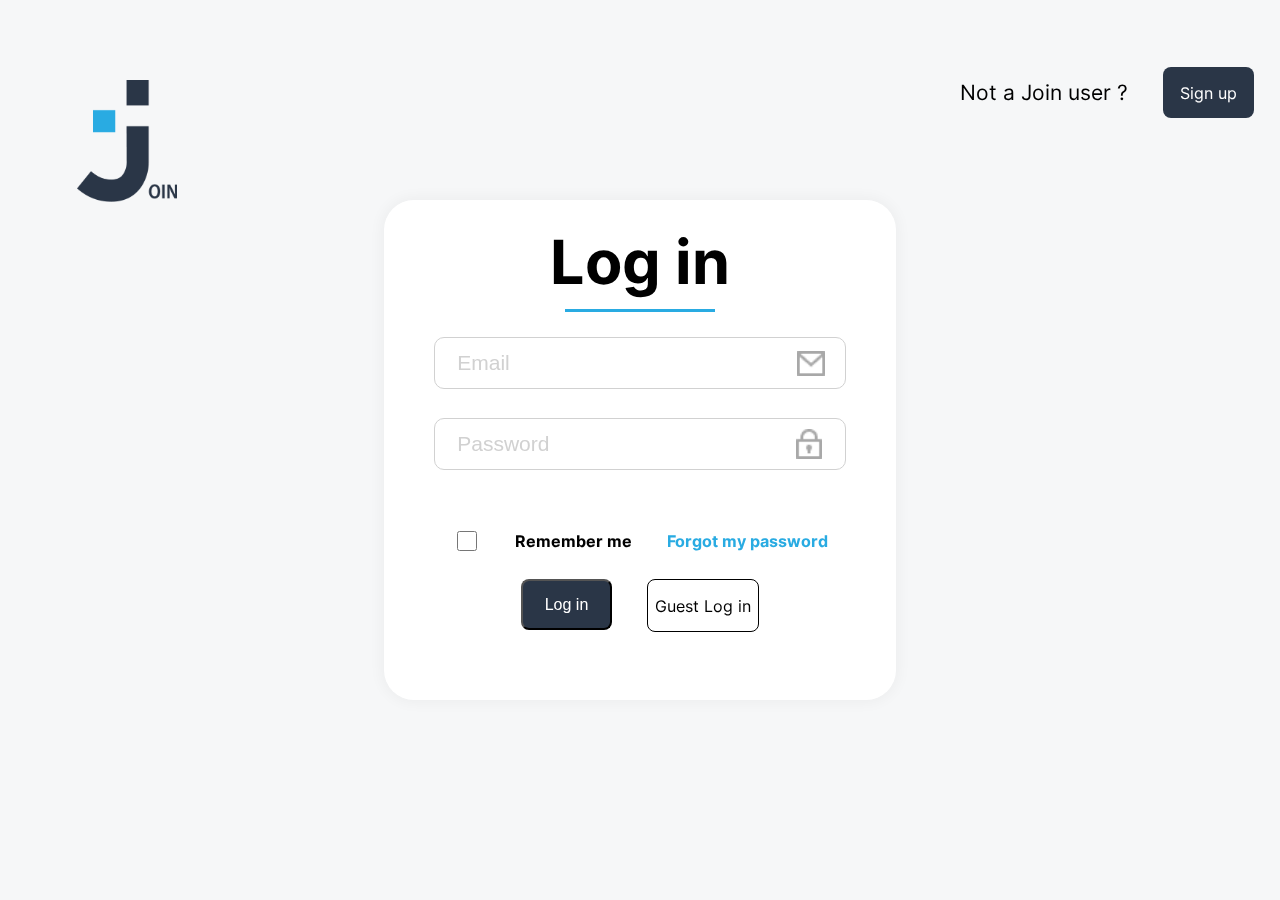
<file: index.html>
<!DOCTYPE html>
<html lang="en">

<head>
    <meta charset="UTF-8">
    <meta name="viewport" content="width=device-width, initial-scale=1.0">
    <link rel="stylesheet" href="css/index.css">
    <link rel="stylesheet" href="css/fonts.css">
    <script src="js/signupandlogin.js"></script>
    <link rel="icon" type="image/x-icon" href="assets/img/logo_dark.png">
    <title>Join</title>
</head>

<body onload="init()">
    <!-- LOGO ANIMATION-->
    <div class="startcontainer">
        <img class="logowhite" src="assets/img/logo_white.png">
    </div>
    <img class="joinlogo" src="assets/img/logo_dark.png">
    <!-- SIGN UP BUTTON -->
    <div class="signuptop">
        <span id="signuptop">Not a Join user ?</span>
        <a class="signupbutton" target="_blank" href="signup.html">Sign up</a>
    </div>
    <!-- LOGIN CONTAINER -->
    <div class="maincontainer">
        <form onsubmit="login(event); return false" class="login">
            <!-- LOGIN CONTAINER HEADER -->
            <div class="heading">
                <span>Log in</span>
                <div class="blueline"></div>
            </div>
            <!-- EMAIL -->
            <div class="email">
                <input id="inputmail" type="email" required placeholder="Email">
                <img class="imgmail" src="assets/img/mail_img.png">
            </div>
            <!-- PASSWORD -->
            <div class="email">
                <input id="inputpassword" type="password" required placeholder="Password">
                <img class="imglock" src="assets/img/lock.png">
            </div>
            <div id="wrongpassword"></div>
            <!-- REMEMBER ME + FORGOT PASSWORD -->
            <div class="rememberme">
                <input onclick="rememberUser()" type="checkbox" id="checkbox" value="checked">
                <span id="rememberme">Remember me</span>
                <span id="forgotpw">
                    <a href="forgotpassword.html" target="_self">Forgot my password</a>
                </span>
            </div>
            <!-- LOG IN BUTTONS -->
            <div class="bottombuttons">
                <button type="submit" class="loginbutton">Log in</button>
                <a onclick="loginGuest()" class="guestbutton" target="_blank">Guest Log in</a>
            </div>
        </form>
    </div>
</body>

</html>
</file>
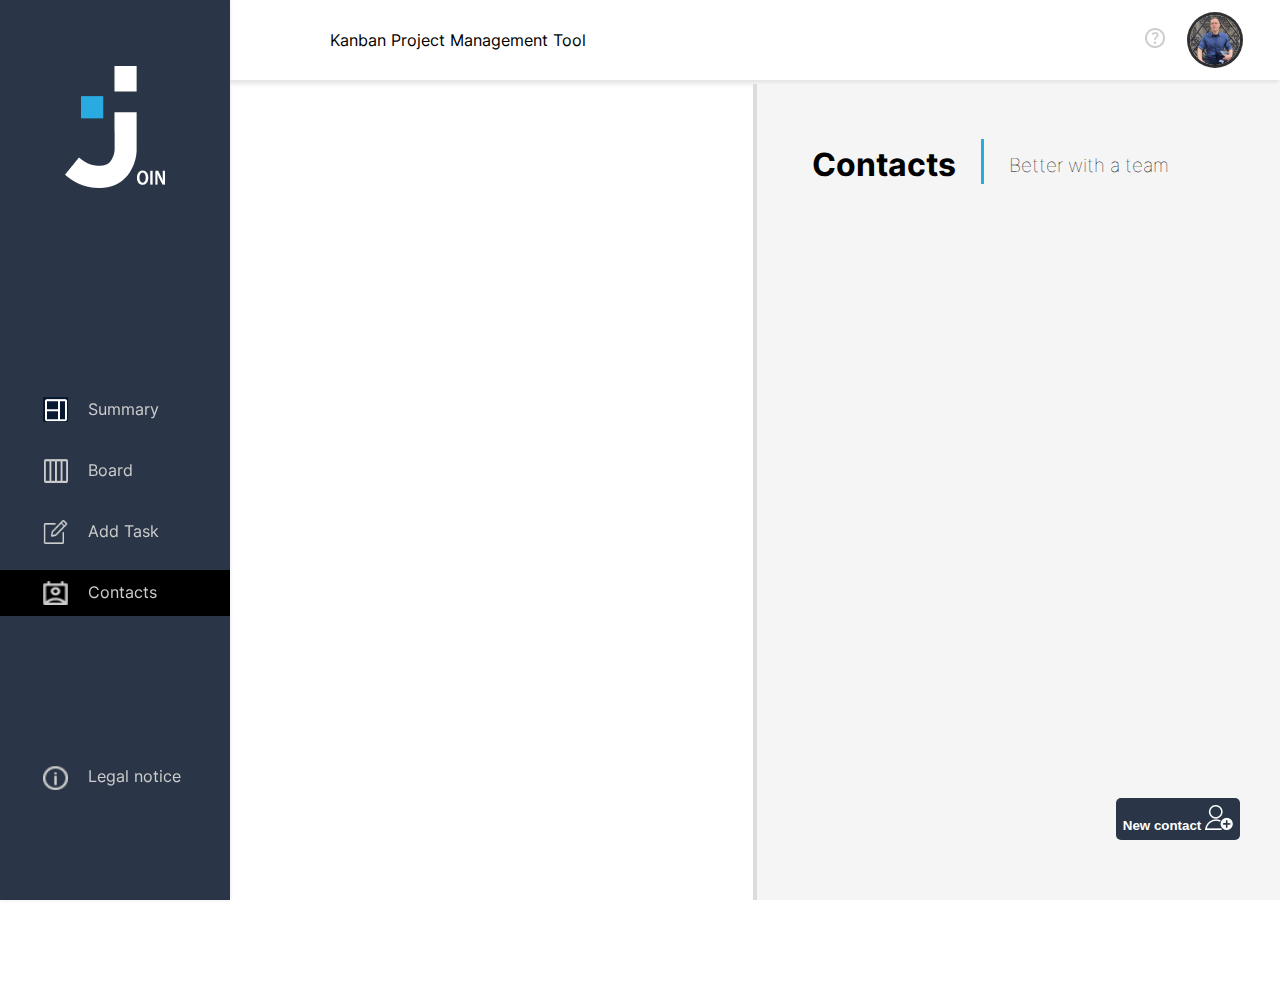
<file: contacts.html>
<!DOCTYPE html>
<html lang="en">

<head>
    <meta charset="UTF-8">
    <meta name="viewport" content="width=device-width, initial-scale=1.0">
    <script src="js/contacts.js"></script>
    <link rel="stylesheet" href="css/contacts.css">
    <link rel="stylesheet" href="css/fonts.css">
    <link rel="stylesheet" href="css/menu.css">
    <link rel="icon" type="image/x-icon" href="assets/img/logo_dark.png">
    <title>Contacts</title>

</head>

<body onload="initContacts()">

    <nav id="menu" class="nav hide-overlay-menu">
        <div id="burger-menu">
            <img class="crosswhite" onclick="hideMenu()" id="hideMenu" src="assets/img/cross_white.png"
                alt="menu-icon" />
        </div>
        <a class="nav--a a__active logoutbutton" href="index.html"><span class="loginbuttonmenu">Logout</span></a>
        <div class="legalnoticemenu"><a class="nav--a" href="legal_notice.html"><img class="legalnoticeimgmenu"
                    src="assets/img/legal_notice.png" class="side-bar-image">Legal Notice</a></div>

    </nav>

    <div class="maincontainer">
        <script src="js/include_html.js"></script>
        <div w3-include-html="assets/templates/header_template.html"></div>
        <div class="middlecontainer">
            <div class="listofcontacts" id="contactList"> </div>
            <div id="contactInfo">
                <div class="contacts-header-right">
                    <h1>Contacts</h1>
                    <div class="blueline"></div>
                    <h3 class="text-better-with-a-team">Better with a team</h3>
                    <img class="" id="closebigcontact" onclick="closeBigContact()" src="assets/img/close.png">
                </div>
                <div id="showContact" class="showcontact">

                </div>

            </div>


            <button onclick="openAddContact()" class="btn-contact"><b>New contact</b> <img src="assets/img/contact+.png"
                    class="btn-contact-icon"> </button>
        </div>

        <div class="dialog-add-contact"></div>
        <!-- ADD CONTACT -->
        <div class="modal d-none" id="modalOne>
            <div id=" newcontact" class="modal-dialog ">
            <div class="left-side-modal"><img src="assets/img/join_logo.png" class="contacts-join-logo">
                <h1 class="modal-headline">Add contact</h1>
                <img id="closeaddcontactimg" src="assets/img/cancel_white.png" alt="cancel" onclick="closeAddContact()"
                    class="close-contact-creation">
                <p id="text-better-with-a-team" class="modal-text">Tasks are better with a team!</p>
                <div class="blueline-vertical"></div>
            </div>

            <div class="right-side-modal">
                <img class="closeimgpopup3" onclick="closeAddContact()" src="assets/img/close.png">
                <div class="img-info">
                    <img class="img-add-contact" src="assets/img/pfp.png">
                    <form id="contactForm" class="input-fields" onsubmit="event.preventDefault(); addContact();">
                        <input id="contactName" type="text" required minlength="3" class="input-field"
                            placeholder="Name">
                        <input id="contactMail" type="email" required class="input-field-mail" placeholder="Email">
                        <input id="contactPhone" type="number" required minlength="10" class="input-field-phone"
                            placeholder="Phone">
                        <div class="bottom-buttons">
                            <button type="button" onclick="closeAddContact()" class="cancel-btn">Cancel</button>
                            <button type="submit" id="createContactButton" class="create-btn">Create
                                contact</button>
                        </div>
                        <span id="addedToBoard" class="addedTaskToBoard_content">Contact Added <img class="board"
                                src="assets/img/board_img.png" alt="board"></span>
                    </form>

                </div>

            </div>
        </div>
    </div>
    </div>
    <!-- EDIT CONTACT -->
    <div class="modal d-none" id="modalOneEdit">
        <div id="newcontact" class="modal-dialog ">
            <div class="left-side-modal"><img src="assets/img/join_logo.png" class="contacts-join-logo">
                <h1 class="modal-headline">Edit contact</h1>

                <div class="blueline-vertical"></div>
            </div>

            <div class="right-side-modal">
                <div class="img-info">
                    <div class="imgcontacteditcontainer">
                        <div id="imgAddContactEdit" class="img-add-contactedit " style="background-color: red;">
                            <span id="firstLetter">A</span>
                            <span id="secondLetter">B</span>
                        </div>
                    </div>
                    <div class="input-fields">
                        <input id="contactNameEdit" class="input-field" placeholder="Name">
                        <input id="contactMailEdit" class="input-field-mail" placeholder="Email">
                        <input id="contactPhoneEdit" class="input-field-phone" placeholder="Phone">
                        <div id="editButtons" class="bottom-buttons">
                            <!-- <button onclick="closeEditContact()" class="cancel-btn">Delete</button> -->
                            <!-- <button onclick="saveContact()" class="create-btn">Save</button> -->
                            <span class="addedTaskToBoard_content">Contact Added <img class="board"
                                    src="assets/img/board_img.png" alt="board"></span>

                        </div>
                    </div>

                </div>
            </div>
        </div>
    </div>
    </div>


</body>

<div w3-include-html="assets/templates/sideBar_template.html"></div>


<script src="js/include_html.js"></script>
<script src="js/signupandlogin.js"></script>
<script src="js/script.js"></script>
<script src="js/contacts.js"></script>
<script src="js/contacts_template.js"></script>


</html>
</file>
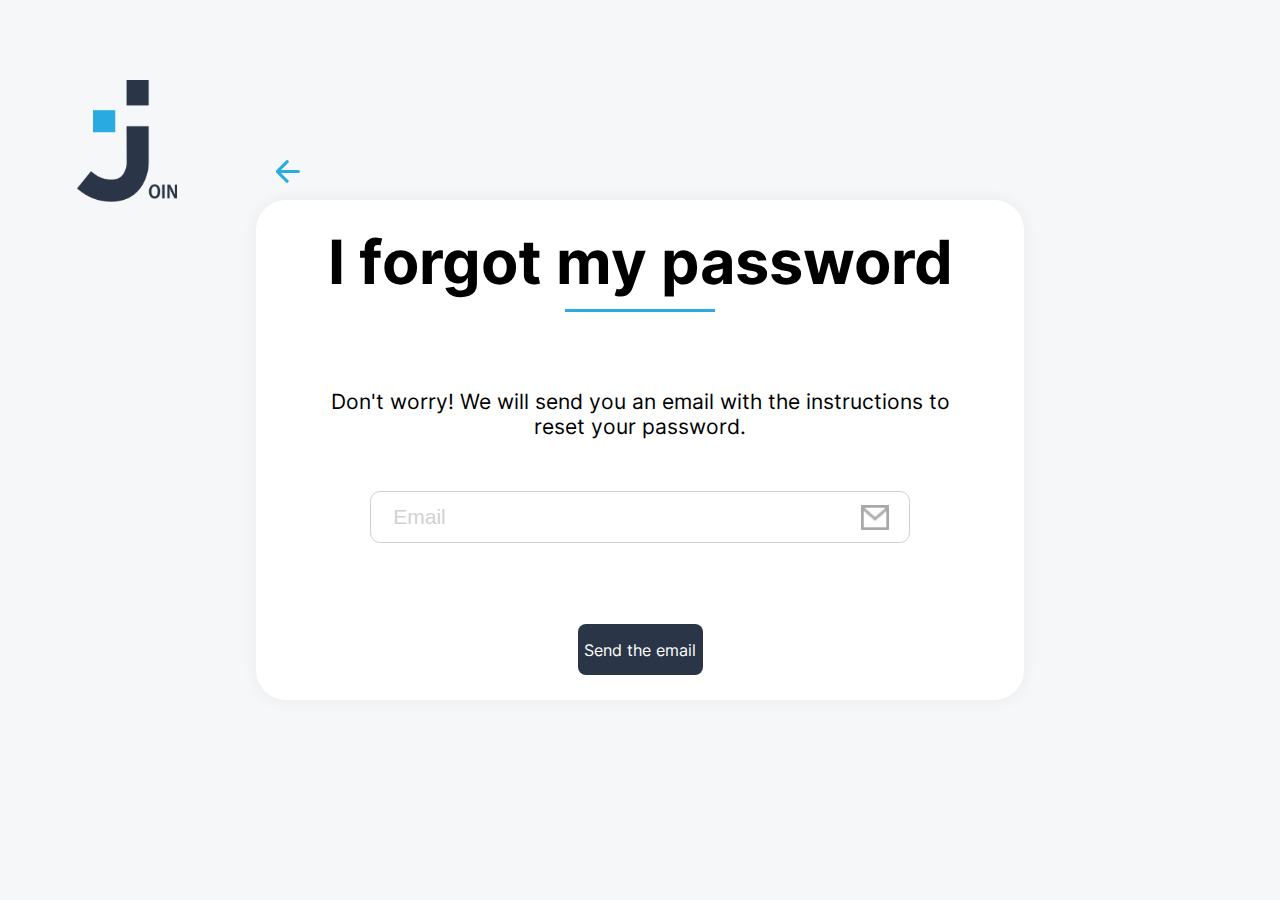
<file: forgotpassword.html>
<!DOCTYPE html>
<html lang="en">

<head>
    <meta charset="UTF-8">
    <meta name="viewport" content="width=device-width, initial-scale=1.0">
    <link rel="stylesheet" href="css/forgotpassword.css">
    <link rel="stylesheet" href="css/fonts.css">
    <title>Join</title>
</head>

<body>
    <img class="joinlogo" src="assets/img/logo_dark.png">
    <div class="maincontainer">
        <form class="login">
            <div class="heading">
                <a href="index.html" class="arrowleft">
                    <img src="assets/img/arrow_left.png">
                </a>
                <div class="forgotpwcenter"> I forgot my password
                    <div class="blueline"></div>
                </div>
            </div>
            <span class="forgotpwtext">Don't worry! We will send you an email with the instructions to
                <br> reset your password.
            </span>
            <div class="email">
                <input id="inputmail" type="text" required placeholder="Email">
                <img class="imgmail" src="assets/img/mail_img.png">
            </div>
            <div class="bottombuttons">
                <a class="loginbutton" target="_blank" href="summary.html">Send the email</a>
            </div>
        </form>
    </div>
</body>

</html>
</file>
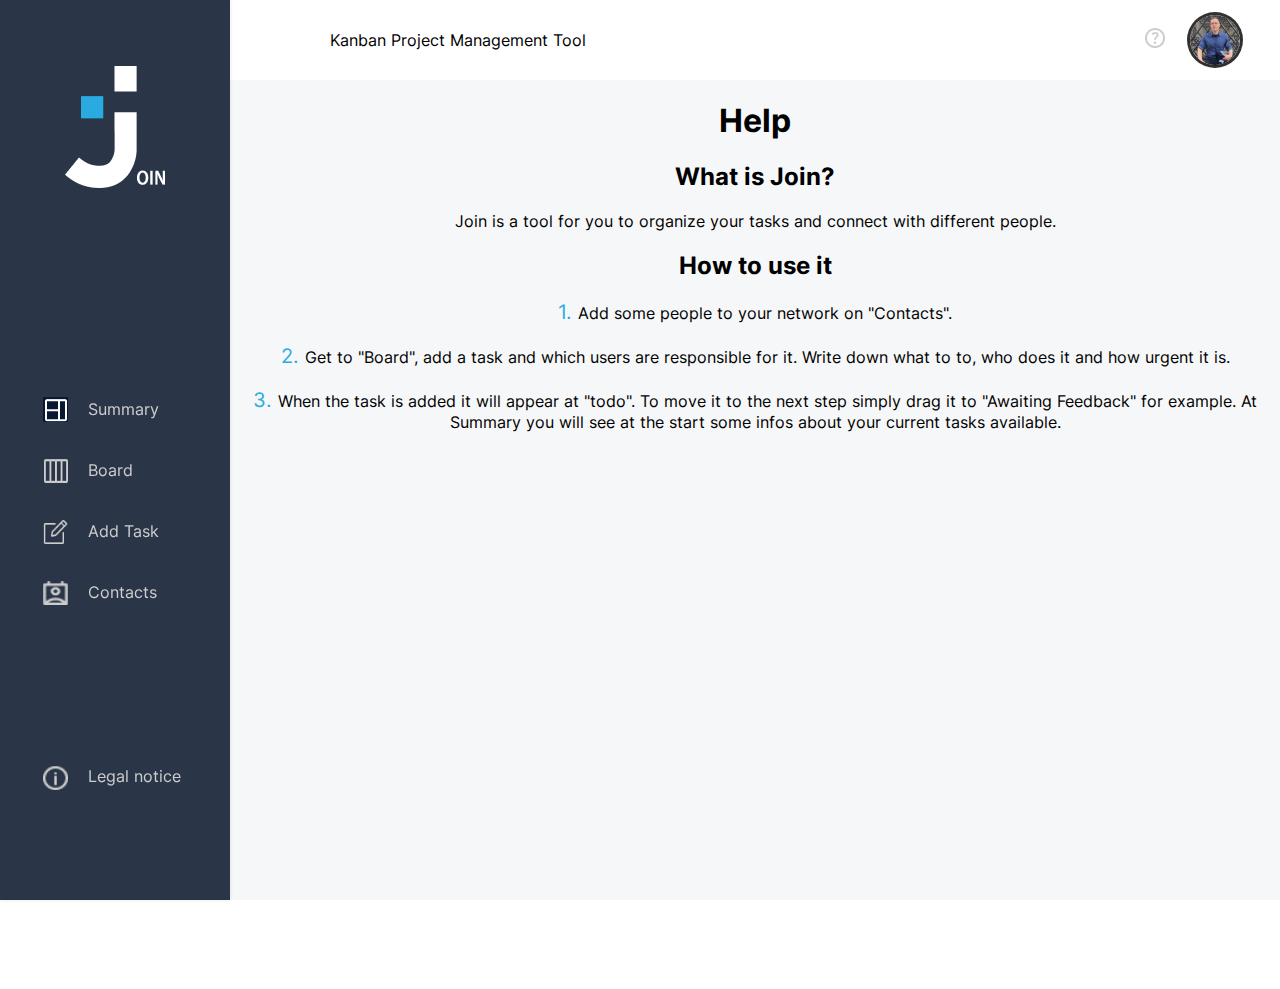
<file: help.html>
<!DOCTYPE html>
<html lang="en">

<head>
    <meta charset="UTF-8">
    <meta name="viewport" content="width=device-width, initial-scale=1.0">
    <script src="js/include_html.js"></script>
    <link rel="stylesheet" href="css/legal_notice.css">
    <link rel="stylesheet" href="css/fonts.css">
    <link rel="stylesheet" href="css/menu.css">
    <link rel="icon" type="image/x-icon" href="assets/img/logo_dark.png">
    <title>Help</title>
</head>

<body onload="includeHTML()">
    <nav id="menu" class="nav hide-overlay-menu">
        <div id="burger-menu">
            <img class="crosswhite" onclick="hideMenu()" id="hideMenu" src="assets/img/cross_white.png"
                alt="menu-icon" />
        </div>
        <a class="nav--a a__active logoutbutton" href="index.html"><span class="loginbuttonmenu">Logout</span></a>
        <div class="legalnoticemenu"><a class="nav--a" href="legal_notice.html"><img class="legalnoticeimgmenu"
                    src="assets/img/legal_notice.png" class="side-bar-image">Legal Notice</a></div>

    </nav>
    <!-- SIDEBAR TEMPLATE -->
    <div w3-include-html="assets/templates/sideBar_template.html"></div>
    <!-- HELP HOLE CONTAINER -->
    <div class="maincontainer">
        <!-- HEADER TEMPLATE -->
        <div w3-include-html="assets/templates/header_template.html"></div>
        <div class="legalnotice">
            <div class="infotext">
                <h1>Help</h1>
                <h2>What is Join?</h2>
                <span>
                    Join is a tool for you to organize your tasks and connect with different people.
                </span>
                <h2>How to use it</h2>
                <div class="span1">
                    <span class="number1"> 1. </span>
                    Add some people to your network on "Contacts".
                </div>
                <div class="span2">
                    <span class="number2"> 2. </span>
                    Get to "Board", add a task and which users are responsible for it. Write down what to to, who does
                    it and how urgent it is.
                </div>
                <div class="span3">
                    <span class="number3"> 3. </span>
                    When the task is added it will appear at "todo". To move it to the next step simply drag it to
                    "Awaiting Feedback" for example.
                    At Summary you will see at the start some infos about your current tasks available.
                </div>
            </div>
        </div>
    </div>
</body>

</html>
</file>
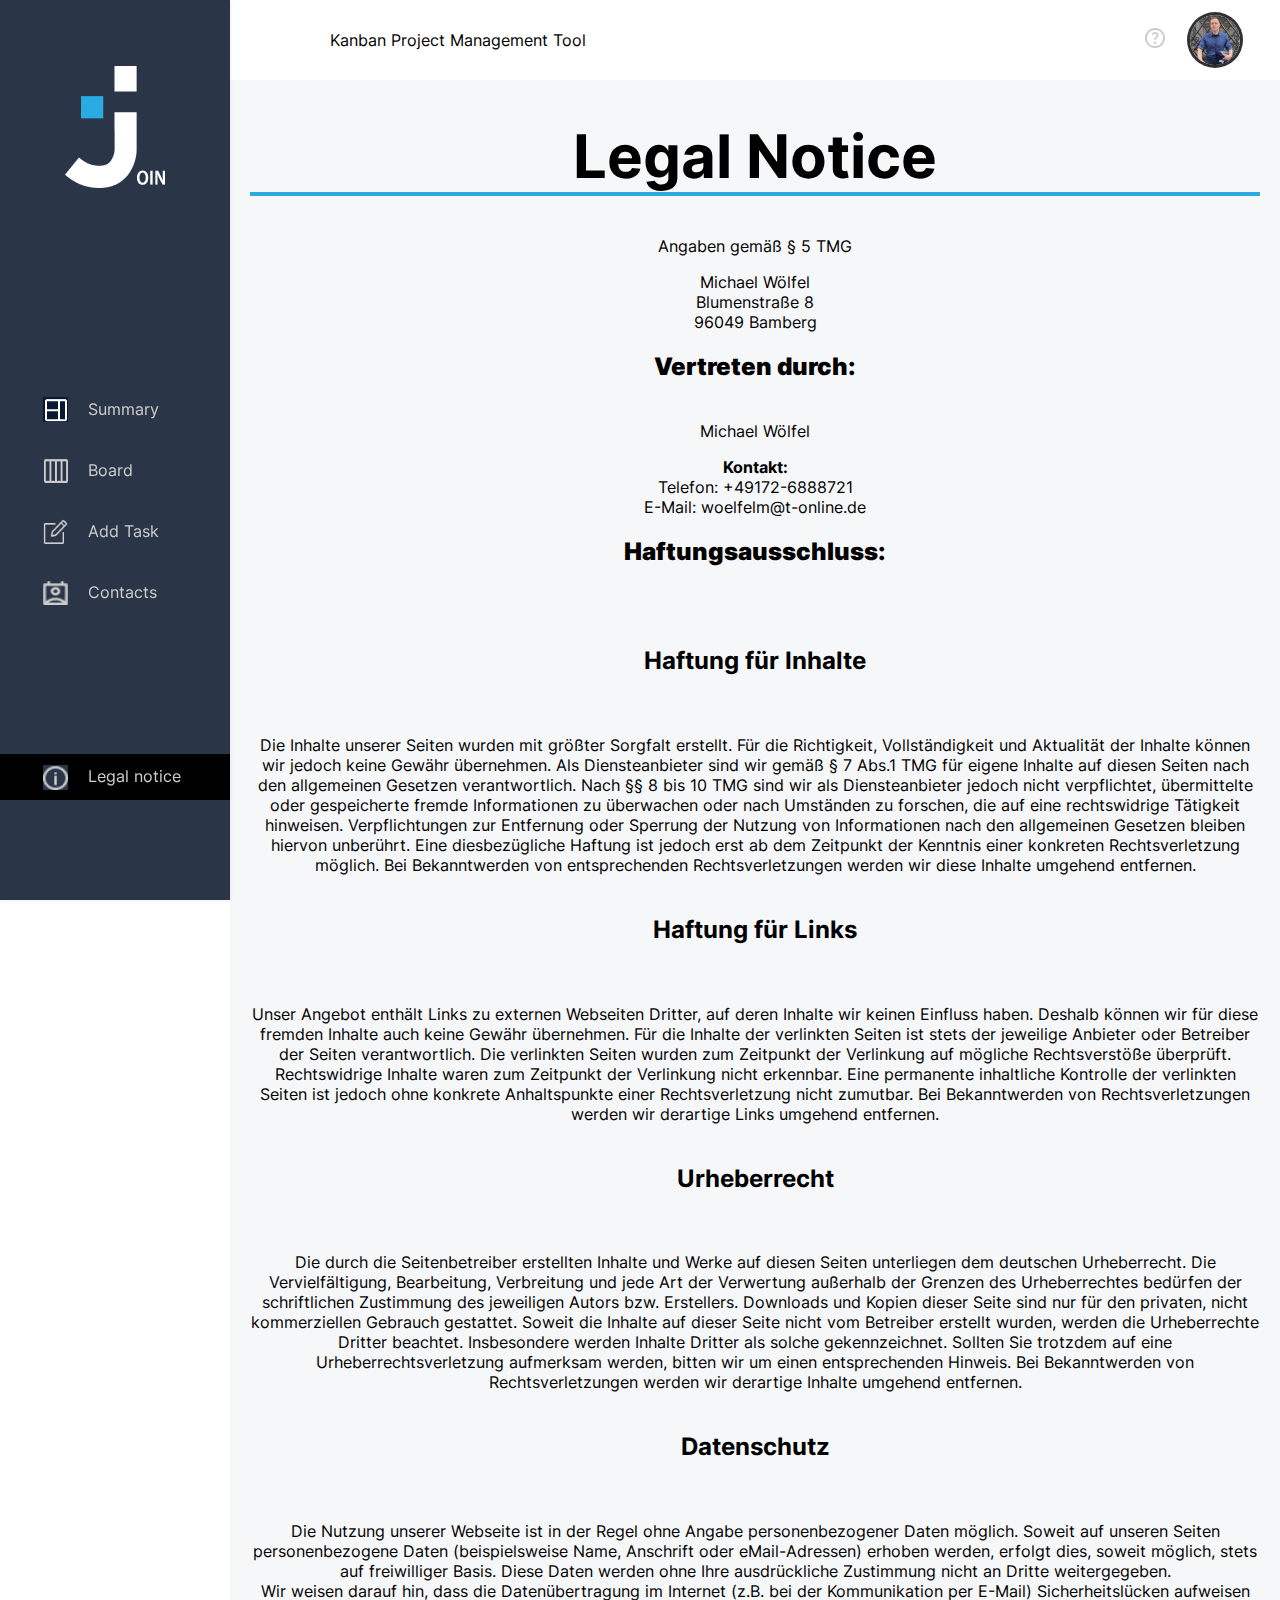
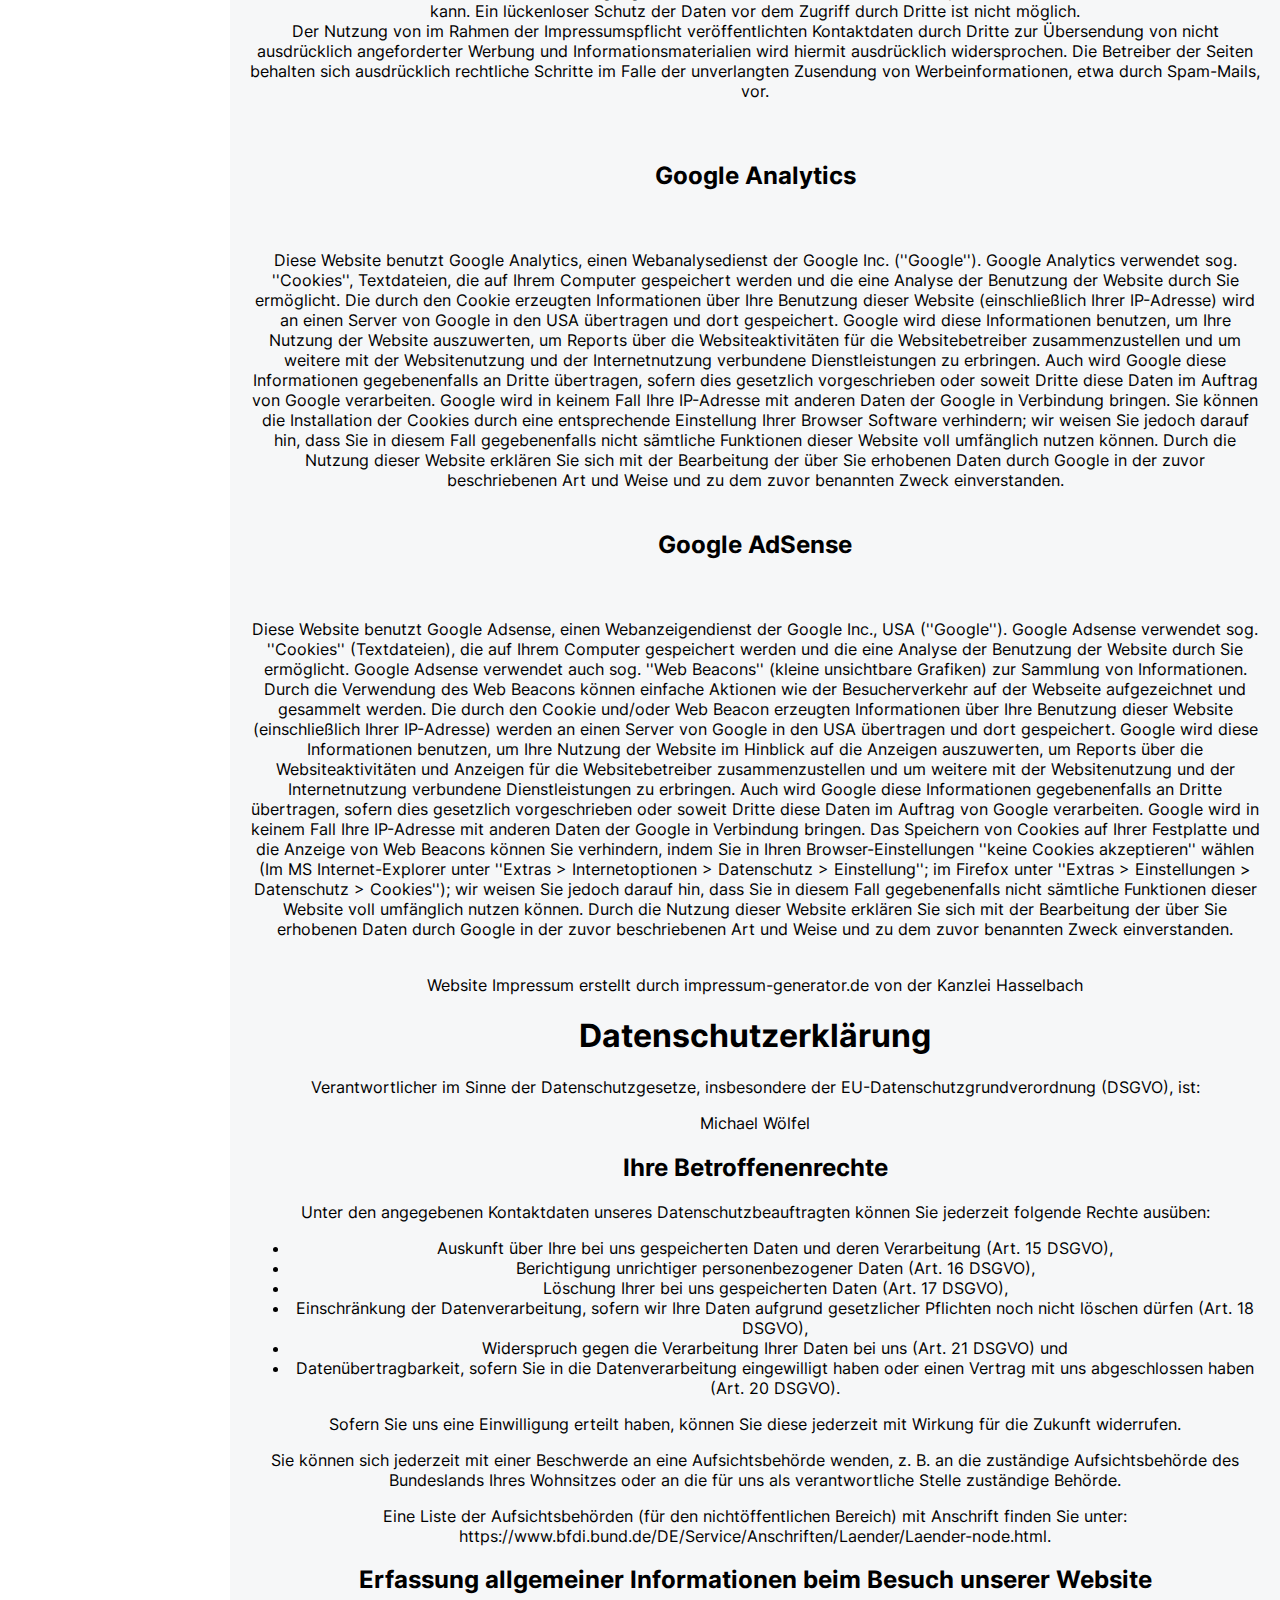
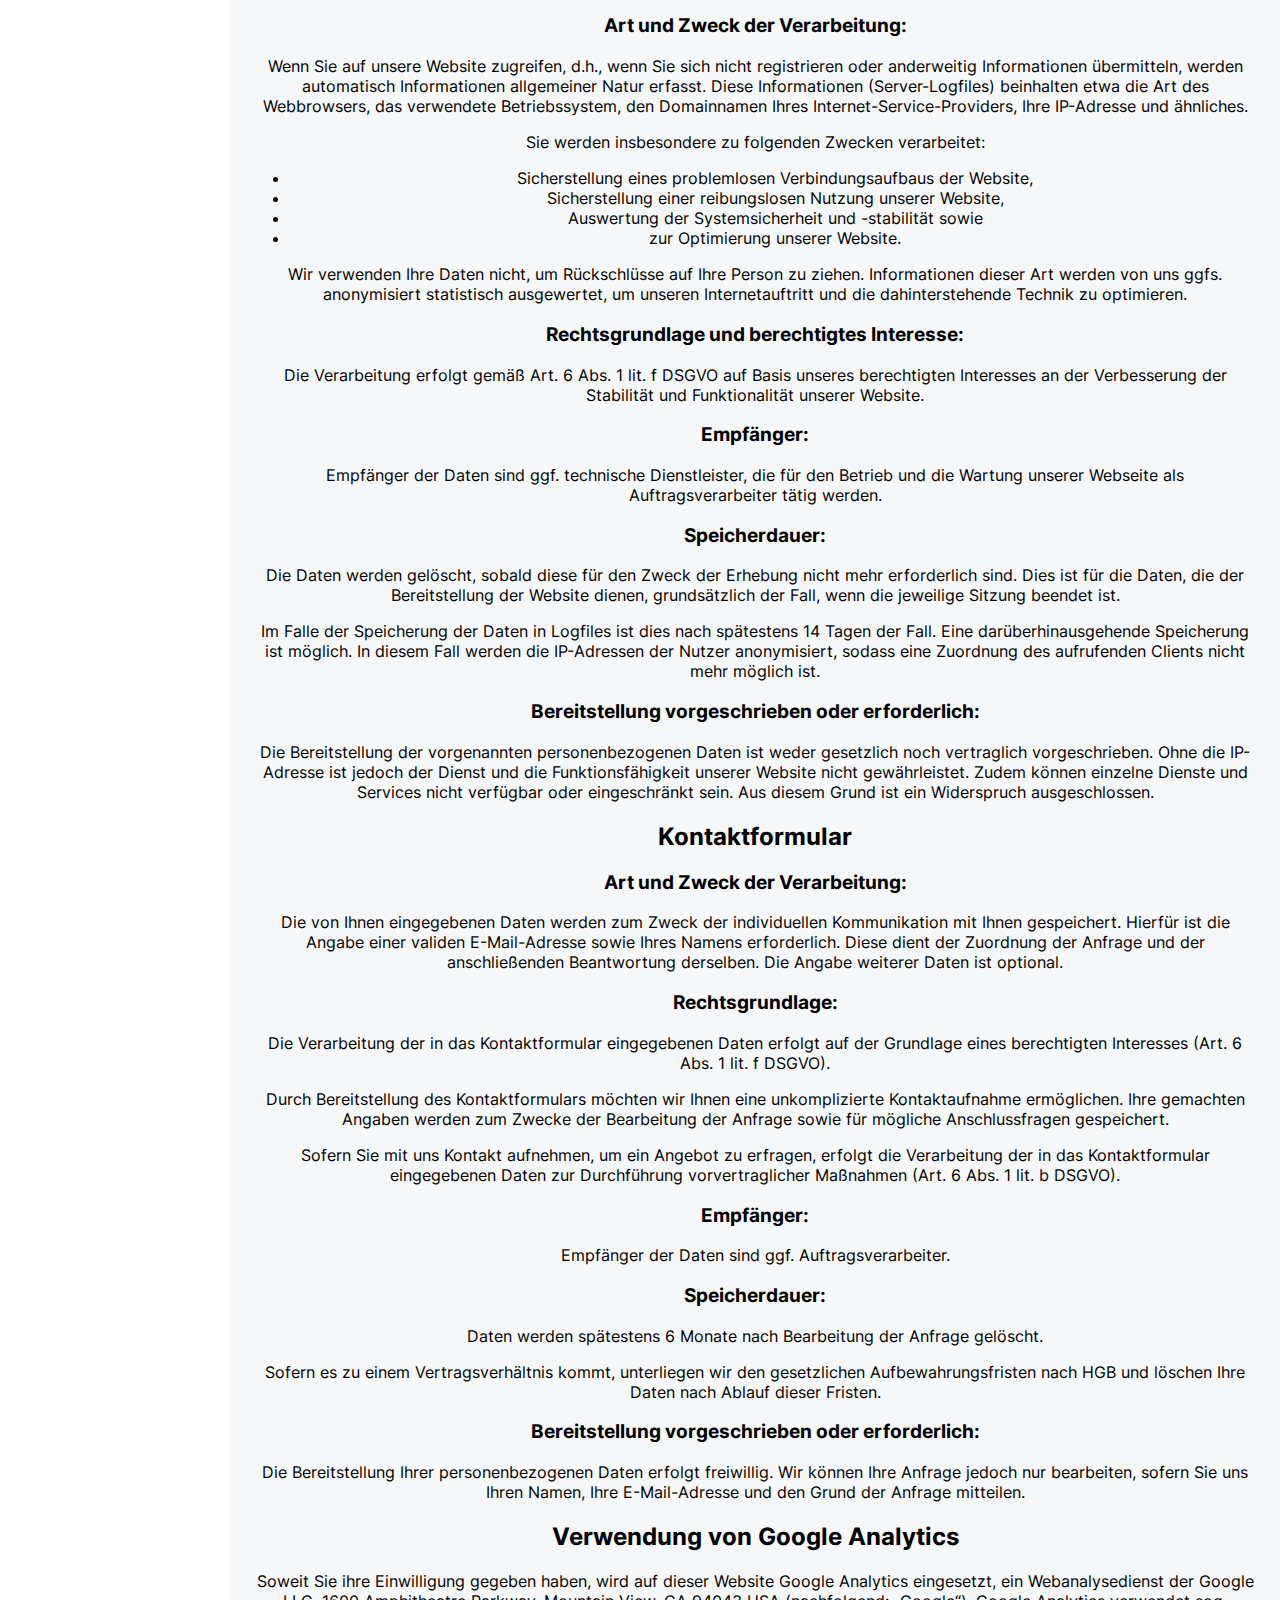
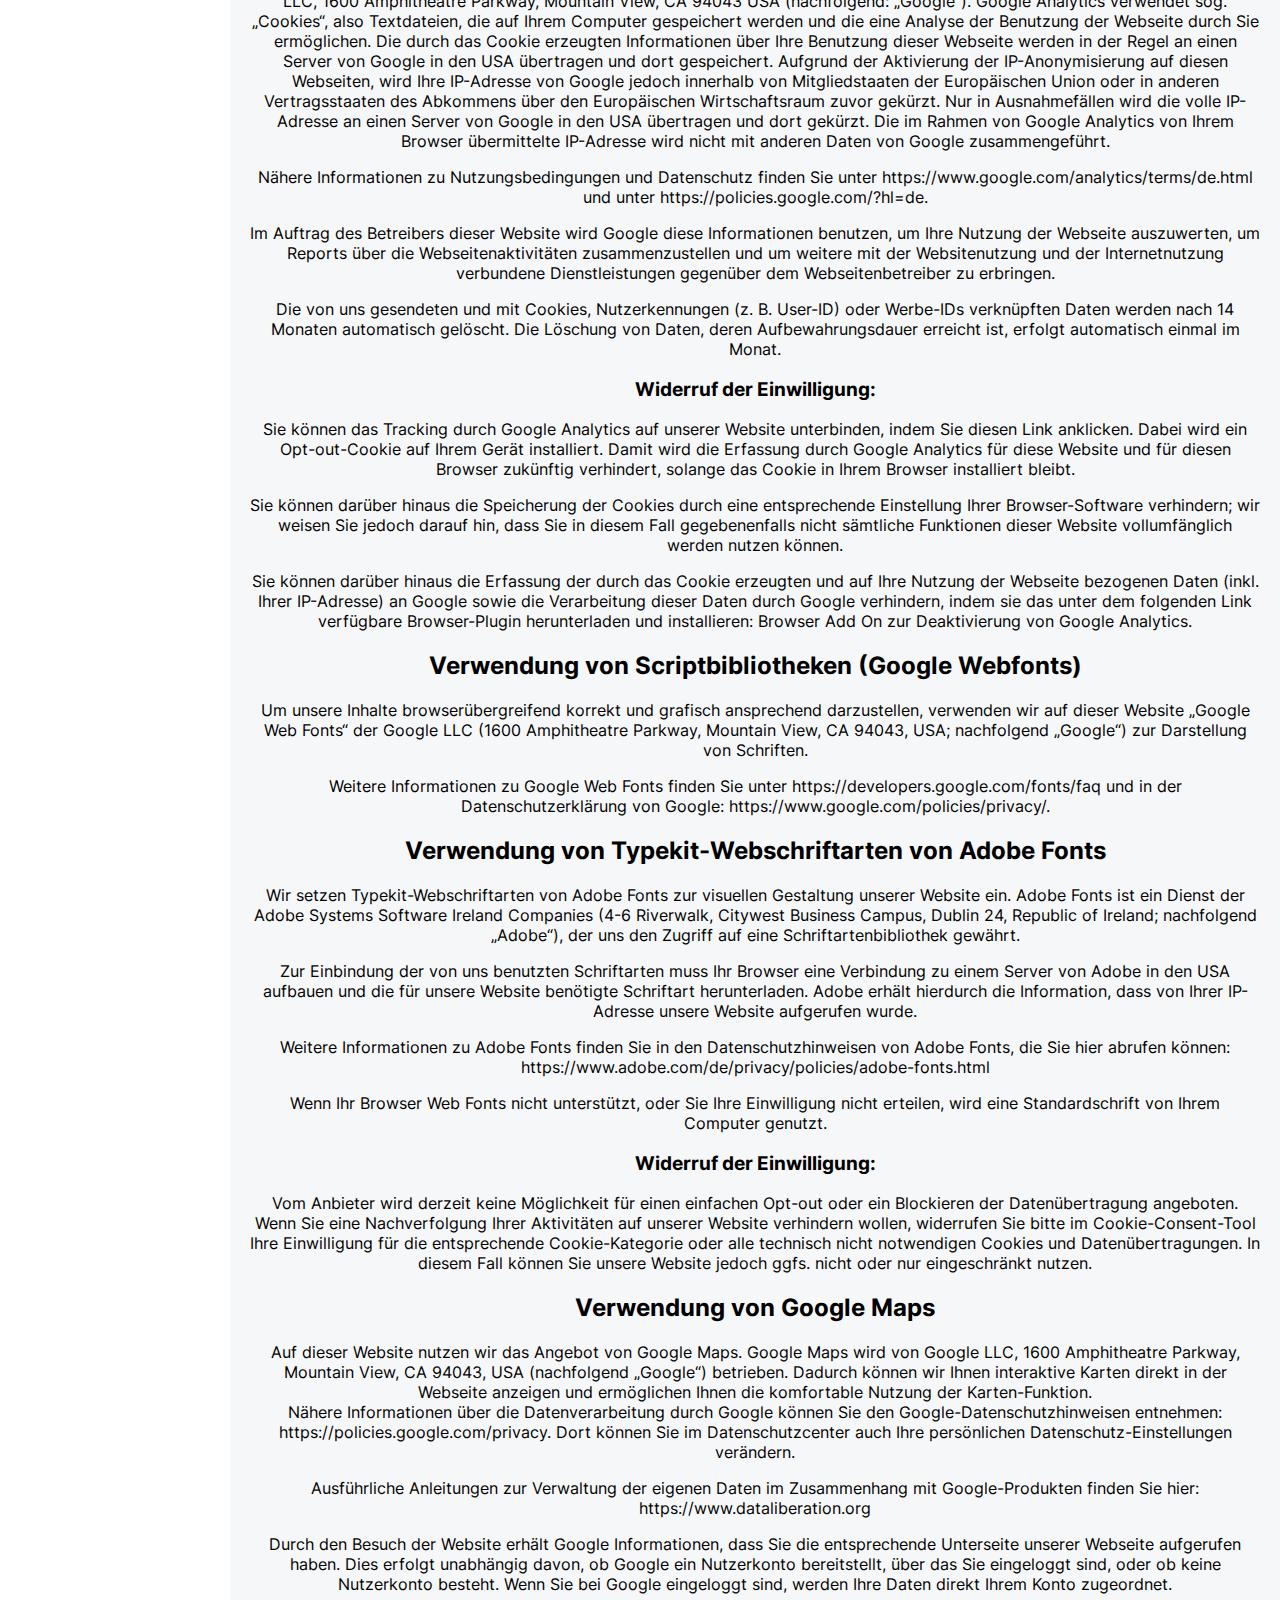
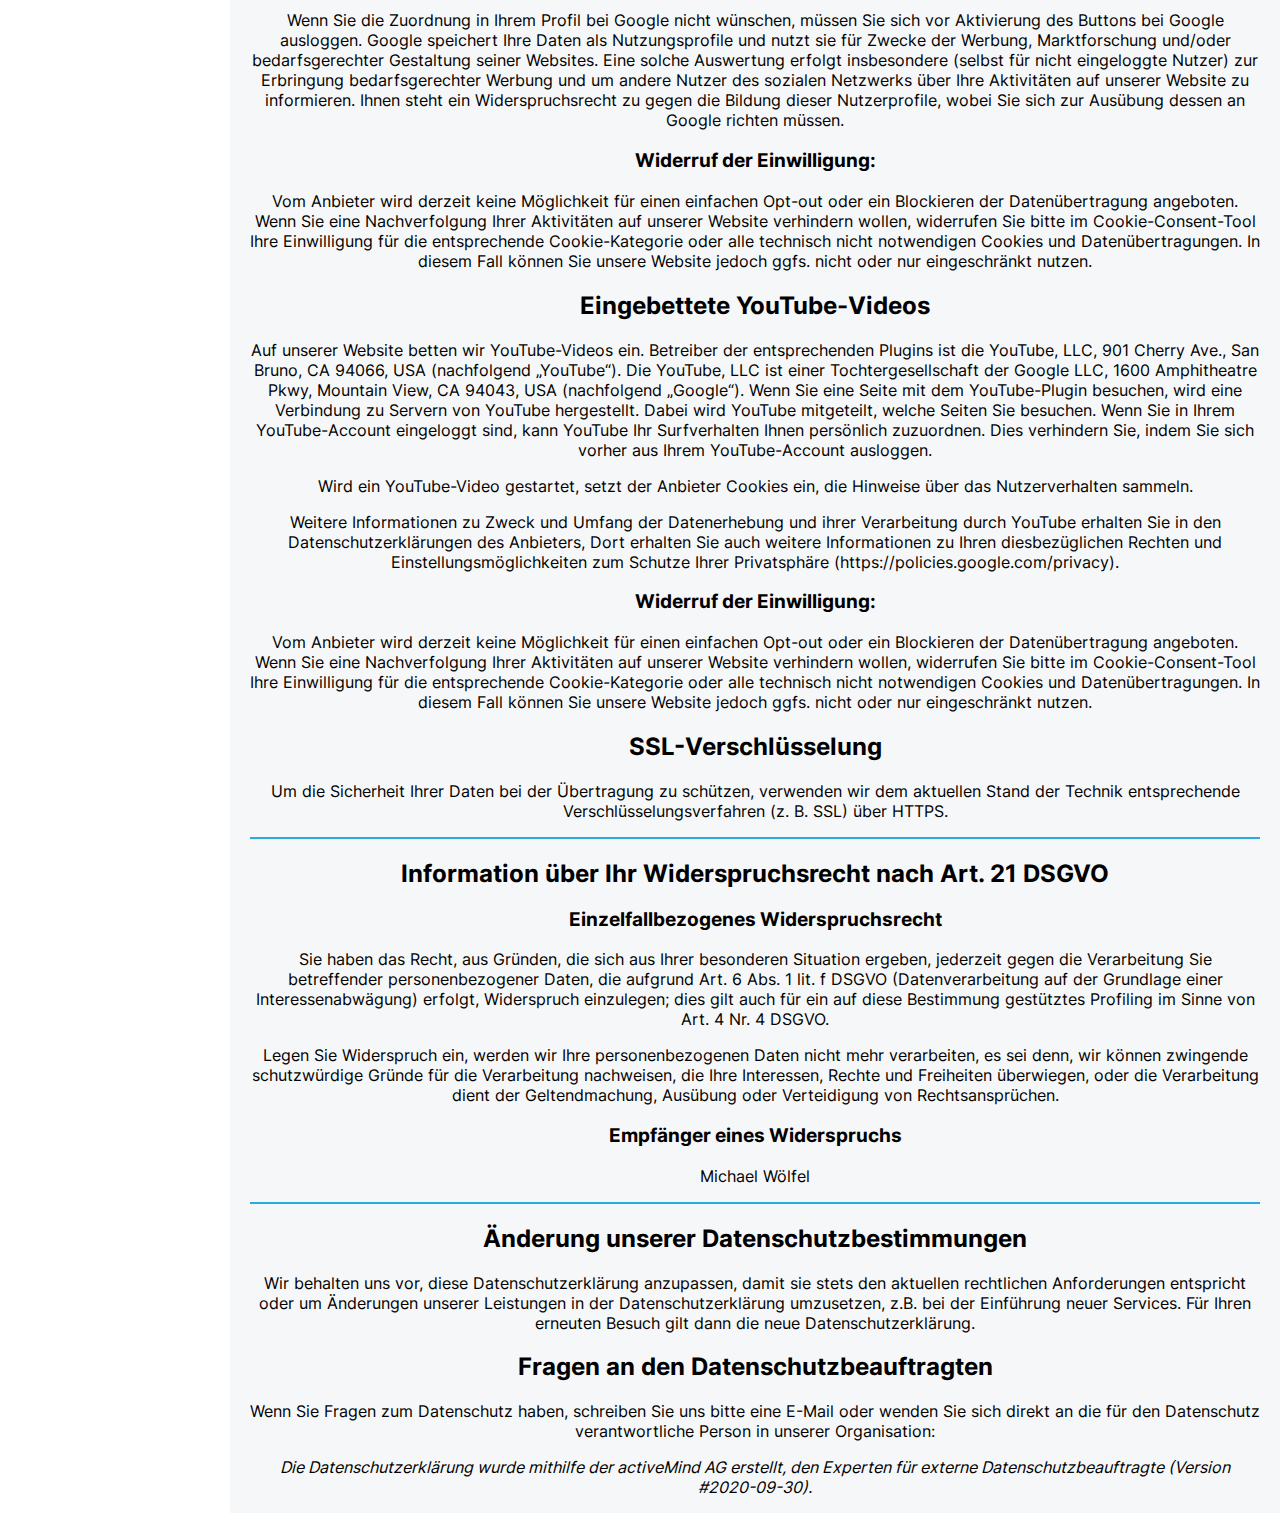
<file: legal_notice.html>
<!DOCTYPE html>
<html lang="en">

<head>
    <meta charset="UTF-8">
    <meta name="viewport" content="width=device-width, initial-scale=1.0">
    <script src="js/include_html.js"></script>
    <link rel="stylesheet" href="css/legal_notice.css">
    <link rel="stylesheet" href="css/fonts.css">
    <link rel="stylesheet" href="css/menu.css">
    <link rel="icon" type="image/x-icon" href="assets/img/logo_dark.png">
    <title>Legal Notice</title>

</head>

<body onload="initLegal_Notice()">
    <nav id="menu" class="nav hide-overlay-menu">
        <div id="burger-menu">
            <img class="crosswhite" onclick="hideMenu()" id="hideMenu" src="assets/img/cross_white.png"
                alt="menu-icon" />
        </div>
        <a class="nav--a a__active logoutbutton" href="index.html"><span class="loginbuttonmenu">Logout</span></a>
        <div class="legalnoticemenu"><a class="nav--a" href="legal_notice.html"><img class="legalnoticeimgmenu"
                    src="assets/img/legal_notice.png" class="side-bar-image">Legal Notice</a></div>

    </nav>
    <div w3-include-html="assets/templates/sideBar_template.html"></div>


    <div class="maincontainer">
        <script src="js/include_html.js"></script>
        <div w3-include-html="assets/templates/header_template.html"></div>
        <div class="legalnotice">
            <div class="infotext">
                <div class='impressum'>
                    <h1 id="legalnoticeheader">Legal Notice</h1>
                    <p>Angaben gemäß § 5 TMG</p>
                    <p>Michael Wölfel <br>
                        Blumenstraße 8<br>
                        96049 Bamberg <br>
                    </p>
                    <p> <strong>
                            <h2>Vertreten durch:</h2>
                        </strong><br>
                        Michael Wölfel<br>
                    </p>
                    <p><strong>Kontakt:</strong> <br>
                        Telefon: +49172-6888721<br>
                        E-Mail: <a href='mailto:woelfelm@t-online.de'>woelfelm@t-online.de</a></br></p>
                    <p><strong>
                            <h2>Haftungsausschluss:</h2>
                        </strong><br><br><strong>
                            <h2>Haftung für Inhalte</h2>
                        </strong><br><br>
                        Die Inhalte unserer Seiten wurden mit größter Sorgfalt erstellt. Für die Richtigkeit,
                        Vollständigkeit und Aktualität der Inhalte können wir jedoch keine Gewähr übernehmen. Als
                        Diensteanbieter sind wir gemäß § 7 Abs.1 TMG für eigene Inhalte auf diesen Seiten nach den
                        allgemeinen Gesetzen verantwortlich. Nach §§ 8 bis 10 TMG sind wir als Diensteanbieter jedoch
                        nicht
                        verpflichtet, übermittelte oder gespeicherte fremde Informationen zu überwachen oder nach
                        Umständen
                        zu forschen, die auf eine rechtswidrige Tätigkeit hinweisen. Verpflichtungen zur Entfernung oder
                        Sperrung der Nutzung von Informationen nach den allgemeinen Gesetzen bleiben hiervon unberührt.
                        Eine
                        diesbezügliche Haftung ist jedoch erst ab dem Zeitpunkt der Kenntnis einer konkreten
                        Rechtsverletzung möglich. Bei Bekanntwerden von entsprechenden Rechtsverletzungen werden wir
                        diese
                        Inhalte umgehend entfernen.<br><br><strong>
                            <h2>Haftung für Links</h2>
                        </strong><br><br>
                        Unser Angebot enthält Links zu externen Webseiten Dritter, auf deren Inhalte wir keinen Einfluss
                        haben. Deshalb können wir für diese fremden Inhalte auch keine Gewähr übernehmen. Für die
                        Inhalte
                        der verlinkten Seiten ist stets der jeweilige Anbieter oder Betreiber der Seiten verantwortlich.
                        Die
                        verlinkten Seiten wurden zum Zeitpunkt der Verlinkung auf mögliche Rechtsverstöße überprüft.
                        Rechtswidrige Inhalte waren zum Zeitpunkt der Verlinkung nicht erkennbar. Eine permanente
                        inhaltliche Kontrolle der verlinkten Seiten ist jedoch ohne konkrete Anhaltspunkte einer
                        Rechtsverletzung nicht zumutbar. Bei Bekanntwerden von Rechtsverletzungen werden wir derartige
                        Links
                        umgehend entfernen.<br><br><strong>
                            <h2>Urheberrecht</h2>
                        </strong><br><br>
                        Die durch die Seitenbetreiber erstellten Inhalte und Werke auf diesen Seiten unterliegen dem
                        deutschen Urheberrecht. Die Vervielfältigung, Bearbeitung, Verbreitung und jede Art der
                        Verwertung
                        außerhalb der Grenzen des Urheberrechtes bedürfen der schriftlichen Zustimmung des jeweiligen
                        Autors
                        bzw. Erstellers. Downloads und Kopien dieser Seite sind nur für den privaten, nicht
                        kommerziellen
                        Gebrauch gestattet. Soweit die Inhalte auf dieser Seite nicht vom Betreiber erstellt wurden,
                        werden
                        die Urheberrechte Dritter beachtet. Insbesondere werden Inhalte Dritter als solche
                        gekennzeichnet.
                        Sollten Sie trotzdem auf eine Urheberrechtsverletzung aufmerksam werden, bitten wir um einen
                        entsprechenden Hinweis. Bei Bekanntwerden von Rechtsverletzungen werden wir derartige Inhalte
                        umgehend entfernen.<br><br><strong>
                            <h2>Datenschutz</h2>
                        </strong><br><br>
                        Die Nutzung unserer Webseite ist in der Regel ohne Angabe personenbezogener Daten möglich.
                        Soweit
                        auf unseren Seiten personenbezogene Daten (beispielsweise Name, Anschrift oder eMail-Adressen)
                        erhoben werden, erfolgt dies, soweit möglich, stets auf freiwilliger Basis. Diese Daten werden
                        ohne
                        Ihre ausdrückliche Zustimmung nicht an Dritte weitergegeben. <br>
                        Wir weisen darauf hin, dass die Datenübertragung im Internet (z.B. bei der Kommunikation per
                        E-Mail)
                        Sicherheitslücken aufweisen kann. Ein lückenloser Schutz der Daten vor dem Zugriff durch Dritte
                        ist
                        nicht möglich. <br>
                        Der Nutzung von im Rahmen der Impressumspflicht veröffentlichten Kontaktdaten durch Dritte zur
                        Übersendung von nicht ausdrücklich angeforderter Werbung und Informationsmaterialien wird
                        hiermit
                        ausdrücklich widersprochen. Die Betreiber der Seiten behalten sich ausdrücklich rechtliche
                        Schritte
                        im Falle der unverlangten Zusendung von Werbeinformationen, etwa durch Spam-Mails, vor.<br>
                        <br><br><strong>
                            <h2>Google Analytics</h2>
                        </strong><br><br>
                        Diese Website benutzt Google Analytics, einen Webanalysedienst der Google Inc. (''Google'').
                        Google
                        Analytics verwendet sog. ''Cookies'', Textdateien, die auf Ihrem Computer gespeichert werden und
                        die
                        eine Analyse der Benutzung der Website durch Sie ermöglicht. Die durch den Cookie erzeugten
                        Informationen über Ihre Benutzung dieser Website (einschließlich Ihrer IP-Adresse) wird an einen
                        Server von Google in den USA übertragen und dort gespeichert. Google wird diese Informationen
                        benutzen, um Ihre Nutzung der Website auszuwerten, um Reports über die Websiteaktivitäten für
                        die
                        Websitebetreiber zusammenzustellen und um weitere mit der Websitenutzung und der Internetnutzung
                        verbundene Dienstleistungen zu erbringen. Auch wird Google diese Informationen gegebenenfalls an
                        Dritte übertragen, sofern dies gesetzlich vorgeschrieben oder soweit Dritte diese Daten im
                        Auftrag
                        von Google verarbeiten. Google wird in keinem Fall Ihre IP-Adresse mit anderen Daten der Google
                        in
                        Verbindung bringen. Sie können die Installation der Cookies durch eine entsprechende Einstellung
                        Ihrer Browser Software verhindern; wir weisen Sie jedoch darauf hin, dass Sie in diesem Fall
                        gegebenenfalls nicht sämtliche Funktionen dieser Website voll umfänglich nutzen können. Durch
                        die
                        Nutzung dieser Website erklären Sie sich mit der Bearbeitung der über Sie erhobenen Daten durch
                        Google in der zuvor beschriebenen Art und Weise und zu dem zuvor benannten Zweck
                        einverstanden.<br><br><strong>
                            <h2>Google AdSense</h2>
                        </strong><br><br>
                        Diese Website benutzt Google Adsense, einen Webanzeigendienst der Google Inc., USA (''Google'').
                        Google Adsense verwendet sog. ''Cookies'' (Textdateien), die auf Ihrem Computer gespeichert
                        werden
                        und die eine Analyse der Benutzung der Website durch Sie ermöglicht. Google Adsense verwendet
                        auch
                        sog. ''Web Beacons'' (kleine unsichtbare Grafiken) zur Sammlung von Informationen. Durch die
                        Verwendung des Web Beacons können einfache Aktionen wie der Besucherverkehr auf der Webseite
                        aufgezeichnet und gesammelt werden. Die durch den Cookie und/oder Web Beacon erzeugten
                        Informationen
                        über Ihre Benutzung dieser Website (einschließlich Ihrer IP-Adresse) werden an einen Server von
                        Google in den USA übertragen und dort gespeichert. Google wird diese Informationen benutzen, um
                        Ihre
                        Nutzung der Website im Hinblick auf die Anzeigen auszuwerten, um Reports über die
                        Websiteaktivitäten
                        und Anzeigen für die Websitebetreiber zusammenzustellen und um weitere mit der Websitenutzung
                        und
                        der Internetnutzung verbundene Dienstleistungen zu erbringen. Auch wird Google diese
                        Informationen
                        gegebenenfalls an Dritte übertragen, sofern dies gesetzlich vorgeschrieben oder soweit Dritte
                        diese
                        Daten im Auftrag von Google verarbeiten. Google wird in keinem Fall Ihre IP-Adresse mit anderen
                        Daten der Google in Verbindung bringen. Das Speichern von Cookies auf Ihrer Festplatte und die
                        Anzeige von Web Beacons können Sie verhindern, indem Sie in Ihren Browser-Einstellungen ''keine
                        Cookies akzeptieren'' wählen (Im MS Internet-Explorer unter ''Extras > Internetoptionen >
                        Datenschutz > Einstellung''; im Firefox unter ''Extras > Einstellungen > Datenschutz >
                        Cookies'');
                        wir weisen Sie jedoch darauf hin, dass Sie in diesem Fall gegebenenfalls nicht sämtliche
                        Funktionen
                        dieser Website voll umfänglich nutzen können. Durch die Nutzung dieser Website erklären Sie sich
                        mit
                        der Bearbeitung der über Sie erhobenen Daten durch Google in der zuvor beschriebenen Art und
                        Weise
                        und zu dem zuvor benannten Zweck einverstanden.
                    </p><br>
                    Website Impressum erstellt durch <a
                        href="https://www.impressum-generator.de">impressum-generator.de</a>
                    von der <a href="https://www.kanzlei-hasselbach.de/" rel="nofollow">Kanzlei Hasselbach</a>
                </div>
                <div class="datenschutz">
                    <h1>Datenschutzerklärung</h1>
                    <p>Verantwortlicher im Sinne der Datenschutzgesetze, insbesondere der EU-Datenschutzgrundverordnung
                        (DSGVO),
                        ist:</p>
                    <p>Michael Wölfel</p>
                    <h2>Ihre Betroffenenrechte</h2>
                    <p>Unter den angegebenen Kontaktdaten unseres Datenschutzbeauftragten können Sie jederzeit folgende
                        Rechte
                        ausüben:</p>
                    <ul>
                        <li>Auskunft über Ihre bei uns gespeicherten Daten und deren Verarbeitung (Art. 15 DSGVO),</li>
                        <li>Berichtigung unrichtiger personenbezogener Daten (Art. 16 DSGVO),</li>
                        <li>Löschung Ihrer bei uns gespeicherten Daten (Art. 17 DSGVO),</li>
                        <li>Einschränkung der Datenverarbeitung, sofern wir Ihre Daten aufgrund gesetzlicher Pflichten
                            noch
                            nicht
                            löschen dürfen (Art. 18 DSGVO),</li>
                        <li>Widerspruch gegen die Verarbeitung Ihrer Daten bei uns (Art. 21 DSGVO) und</li>
                        <li>Datenübertragbarkeit, sofern Sie in die Datenverarbeitung eingewilligt haben oder einen
                            Vertrag
                            mit uns
                            abgeschlossen haben (Art. 20 DSGVO).</li>
                    </ul>
                    <p>Sofern Sie uns eine Einwilligung erteilt haben, können Sie diese jederzeit mit Wirkung für die
                        Zukunft
                        widerrufen.</p>
                    <p>Sie können sich jederzeit mit einer Beschwerde an eine Aufsichtsbehörde wenden, z. B. an die
                        zuständige
                        Aufsichtsbehörde des Bundeslands Ihres Wohnsitzes oder an die für uns als verantwortliche Stelle
                        zuständige
                        Behörde.</p>
                    <p>Eine Liste der Aufsichtsbehörden (für den nichtöffentlichen Bereich) mit Anschrift finden Sie
                        unter:
                        <a href="https://www.bfdi.bund.de/DE/Service/Anschriften/Laender/Laender-node.html"
                            target="_blank"
                            rel="noopener nofollow">https://www.bfdi.bund.de/DE/Service/Anschriften/Laender/Laender-node.html</a>.
                    </p>
                    <p></p>
                    <h2>Erfassung allgemeiner Informationen beim Besuch unserer Website</h2>
                    <h3>Art und Zweck der Verarbeitung:</h3>
                    <p>Wenn Sie auf unsere Website zugreifen, d.h., wenn Sie sich nicht registrieren oder anderweitig
                        Informationen
                        übermitteln, werden automatisch Informationen allgemeiner Natur erfasst. Diese Informationen
                        (Server-Logfiles) beinhalten etwa die Art des Webbrowsers, das verwendete Betriebssystem, den
                        Domainnamen
                        Ihres Internet-Service-Providers, Ihre IP-Adresse und ähnliches. </p>
                    <p>Sie werden insbesondere zu folgenden Zwecken verarbeitet:</p>
                    <ul>
                        <li>Sicherstellung eines problemlosen Verbindungsaufbaus der Website,</li>
                        <li>Sicherstellung einer reibungslosen Nutzung unserer Website,</li>
                        <li>Auswertung der Systemsicherheit und -stabilität sowie</li>
                        <li>zur Optimierung unserer Website.</li>
                    </ul>
                    <p>Wir verwenden Ihre Daten nicht, um Rückschlüsse auf Ihre Person zu ziehen. Informationen dieser
                        Art
                        werden
                        von uns ggfs. anonymisiert statistisch ausgewertet, um unseren Internetauftritt und die
                        dahinterstehende
                        Technik zu optimieren. </p>
                    <h3>Rechtsgrundlage und berechtigtes Interesse:</h3>
                    <p>Die Verarbeitung erfolgt gemäß Art. 6 Abs. 1 lit. f DSGVO auf Basis unseres berechtigten
                        Interesses
                        an der
                        Verbesserung der Stabilität und Funktionalität unserer Website.</p>
                    <h3>Empfänger:</h3>
                    <p>Empfänger der Daten sind ggf. technische Dienstleister, die für den Betrieb und die Wartung
                        unserer
                        Webseite
                        als Auftragsverarbeiter tätig werden.</p>
                    <p></p>
                    <h3>Speicherdauer:</h3>
                    <p>Die Daten werden gelöscht, sobald diese für den Zweck der Erhebung nicht mehr erforderlich sind.
                        Dies
                        ist für
                        die Daten, die der Bereitstellung der Website dienen, grundsätzlich der Fall, wenn die jeweilige
                        Sitzung
                        beendet ist. </p>
                    <p> Im Falle der Speicherung der Daten in Logfiles ist dies nach spätestens 14 Tagen der Fall. Eine
                        darüberhinausgehende Speicherung ist möglich. In diesem Fall werden die IP-Adressen der Nutzer
                        anonymisiert,
                        sodass eine Zuordnung des aufrufenden Clients nicht mehr möglich ist.</p>
                    <p></p>
                    <h3>Bereitstellung vorgeschrieben oder erforderlich:</h3>
                    <p>Die Bereitstellung der vorgenannten personenbezogenen Daten ist weder gesetzlich noch vertraglich
                        vorgeschrieben. Ohne die IP-Adresse ist jedoch der Dienst und die Funktionsfähigkeit unserer
                        Website
                        nicht
                        gewährleistet. Zudem können einzelne Dienste und Services nicht verfügbar oder eingeschränkt
                        sein.
                        Aus
                        diesem Grund ist ein Widerspruch ausgeschlossen. </p>
                    <p></p>
                    <h2>Kontaktformular</h2>
                    <h3>Art und Zweck der Verarbeitung:</h3>
                    <p>Die von Ihnen eingegebenen Daten werden zum Zweck der individuellen Kommunikation mit Ihnen
                        gespeichert.
                        Hierfür ist die Angabe einer validen E-Mail-Adresse sowie Ihres Namens erforderlich. Diese dient
                        der
                        Zuordnung der Anfrage und der anschließenden Beantwortung derselben. Die Angabe weiterer Daten
                        ist
                        optional.
                    </p>
                    <h3>Rechtsgrundlage:</h3>
                    <p>Die Verarbeitung der in das Kontaktformular eingegebenen Daten erfolgt auf der Grundlage eines
                        berechtigten
                        Interesses (Art. 6 Abs. 1 lit. f DSGVO).</p>
                    <p>Durch Bereitstellung des Kontaktformulars möchten wir Ihnen eine unkomplizierte Kontaktaufnahme
                        ermöglichen.
                        Ihre gemachten Angaben werden zum Zwecke der Bearbeitung der Anfrage sowie für mögliche
                        Anschlussfragen
                        gespeichert.</p>
                    <p>Sofern Sie mit uns Kontakt aufnehmen, um ein Angebot zu erfragen, erfolgt die Verarbeitung der in
                        das
                        Kontaktformular eingegebenen Daten zur Durchführung vorvertraglicher Maßnahmen (Art. 6 Abs. 1
                        lit. b
                        DSGVO).
                    </p>
                    <h3>Empfänger:</h3>
                    <p>Empfänger der Daten sind ggf. Auftragsverarbeiter.</p>
                    <p></p>
                    <h3>Speicherdauer:</h3>
                    <p>Daten werden spätestens 6 Monate nach Bearbeitung der Anfrage gelöscht.</p>
                    <p>Sofern es zu einem Vertragsverhältnis kommt, unterliegen wir den gesetzlichen
                        Aufbewahrungsfristen
                        nach HGB
                        und löschen Ihre Daten nach Ablauf dieser Fristen. </p>
                    <h3>Bereitstellung vorgeschrieben oder erforderlich:</h3>
                    <p>Die Bereitstellung Ihrer personenbezogenen Daten erfolgt freiwillig. Wir können Ihre Anfrage
                        jedoch
                        nur
                        bearbeiten, sofern Sie uns Ihren Namen, Ihre E-Mail-Adresse und den Grund der Anfrage mitteilen.
                    </p>
                    <p></p>
                    <h2>Verwendung von Google Analytics</h2>
                    <p>Soweit Sie ihre Einwilligung gegeben haben, wird auf dieser Website Google Analytics eingesetzt,
                        ein
                        Webanalysedienst der Google LLC, 1600 Amphitheatre Parkway, Mountain View, CA 94043 USA
                        (nachfolgend:
                        „Google“). Google Analytics verwendet sog. „Cookies“, also Textdateien, die auf Ihrem Computer
                        gespeichert
                        werden und die eine Analyse der Benutzung der Webseite durch Sie ermöglichen. Die durch das
                        Cookie
                        erzeugten
                        Informationen über Ihre Benutzung dieser Webseite werden in der Regel an einen Server von Google
                        in
                        den USA
                        übertragen und dort gespeichert. Aufgrund der Aktivierung der IP-Anonymisierung auf diesen
                        Webseiten, wird
                        Ihre IP-Adresse von Google jedoch innerhalb von Mitgliedstaaten der Europäischen Union oder in
                        anderen
                        Vertragsstaaten des Abkommens über den Europäischen Wirtschaftsraum zuvor gekürzt. Nur in
                        Ausnahmefällen
                        wird die volle IP-Adresse an einen Server von Google in den USA übertragen und dort gekürzt. Die
                        im
                        Rahmen
                        von Google Analytics von Ihrem Browser übermittelte IP-Adresse wird nicht mit anderen Daten von
                        Google
                        zusammengeführt. </p>
                    <p>Nähere Informationen zu Nutzungsbedingungen und Datenschutz finden Sie unter <a
                            href="https://www.google.com/analytics/terms/de.html und unter https://policies.google.com/?hl=de"
                            rel="noopener" target="_blank">https://www.google.com/analytics/terms/de.html und unter
                            https://policies.google.com/?hl=de</a>. </p>
                    <p>Im Auftrag des Betreibers dieser Website wird Google diese Informationen benutzen, um Ihre
                        Nutzung
                        der
                        Webseite auszuwerten, um Reports über die Webseitenaktivitäten zusammenzustellen und um weitere
                        mit
                        der
                        Websitenutzung und der Internetnutzung verbundene Dienstleistungen gegenüber dem
                        Webseitenbetreiber
                        zu
                        erbringen. </p>
                    <p>Die von uns gesendeten und mit Cookies, Nutzerkennungen (z. B. User-ID) oder Werbe-IDs
                        verknüpften
                        Daten
                        werden nach 14 Monaten automatisch gelöscht. Die Löschung von Daten, deren Aufbewahrungsdauer
                        erreicht ist,
                        erfolgt automatisch einmal im Monat.</p>
                    <h3>Widerruf der Einwilligung:</h3>
                    <p>Sie können das Tracking durch Google Analytics auf unserer Website unterbinden, indem Sie <a
                            title="Google Analytics Opt-Out-Cookie setzen"
                            onClick="gaOptout();alert('Google Analytics wurde deaktiviert');" href="#">diesen Link
                            anklicken</a>.
                        Dabei wird ein Opt-out-Cookie auf Ihrem Gerät installiert. Damit wird die Erfassung durch Google
                        Analytics
                        für diese Website und für diesen Browser zukünftig verhindert, solange das Cookie in Ihrem
                        Browser
                        installiert bleibt.</p>
                    <p>Sie können darüber hinaus die Speicherung der Cookies durch eine entsprechende Einstellung Ihrer
                        Browser-Software verhindern; wir weisen Sie jedoch darauf hin, dass Sie in diesem Fall
                        gegebenenfalls nicht
                        sämtliche Funktionen dieser Website vollumfänglich werden nutzen können. </p>
                    <p>Sie können darüber hinaus die Erfassung der durch das Cookie erzeugten und auf Ihre Nutzung der
                        Webseite
                        bezogenen Daten (inkl. Ihrer IP-Adresse) an Google sowie die Verarbeitung dieser Daten durch
                        Google
                        verhindern, indem sie das unter dem folgenden Link verfügbare Browser-Plugin herunterladen und
                        installieren:
                        <a href="http://tools.google.com/dlpage/gaoptout?hl=de" rel="noopener" target="_blank">Browser
                            Add
                            On zur
                            Deaktivierung von Google Analytics</a>.
                    </p>
                    <p></p>
                    <h2>Verwendung von Scriptbibliotheken (Google Webfonts)</h2>
                    <p>Um unsere Inhalte browserübergreifend korrekt und grafisch ansprechend darzustellen, verwenden
                        wir
                        auf dieser
                        Website „Google Web Fonts“ der Google LLC (1600 Amphitheatre Parkway, Mountain View, CA 94043,
                        USA;
                        nachfolgend „Google“) zur Darstellung von Schriften.</p>
                    <p>Weitere Informationen zu Google Web Fonts finden Sie unter <a
                            href="https://developers.google.com/fonts/faq" rel="noopener nofollow"
                            target="_blank">https://developers.google.com/fonts/faq</a> und in der
                        Datenschutzerklärung von Google: <a href="https://www.google.com/policies/privacy/"
                            rel="noopener nofollow" target="_blank">https://www.google.com/policies/privacy/</a>.</p>
                    <p></p>
                    <h2>Verwendung von Typekit-Webschriftarten von Adobe Fonts</h2>
                    <p>Wir setzen Typekit-Webschriftarten von Adobe Fonts zur visuellen Gestaltung unserer Website ein.
                        Adobe Fonts
                        ist ein Dienst der Adobe Systems Software Ireland Companies (4-6 Riverwalk, Citywest Business
                        Campus, Dublin
                        24, Republic of Ireland; nachfolgend „Adobe“), der uns den Zugriff auf eine
                        Schriftartenbibliothek
                        gewährt.
                    </p>
                    <p>Zur Einbindung der von uns benutzten Schriftarten muss Ihr Browser eine Verbindung zu einem
                        Server
                        von Adobe
                        in den USA aufbauen und die für unsere Website benötigte Schriftart herunterladen. Adobe erhält
                        hierdurch
                        die Information, dass von Ihrer IP-Adresse unsere Website aufgerufen wurde. </p>
                    <p>Weitere Informationen zu Adobe Fonts finden Sie in den Datenschutzhinweisen von Adobe Fonts, die
                        Sie
                        hier
                        abrufen können: <a href="https://www.adobe.com/de/privacy/policies/adobe-fonts.html"
                            rel="noopener nofollow"
                            target="_blank">https://www.adobe.com/de/privacy/policies/adobe-fonts.html</a></p>
                    <p>Wenn Ihr Browser Web Fonts nicht unterstützt, oder Sie Ihre Einwilligung nicht erteilen, wird
                        eine
                        Standardschrift von Ihrem Computer genutzt.</p>
                    <h3>Widerruf der Einwilligung:</h3>
                    <p>Vom Anbieter wird derzeit keine Möglichkeit für einen einfachen Opt-out oder ein Blockieren der
                        Datenübertragung angeboten. Wenn Sie eine Nachverfolgung Ihrer Aktivitäten auf unserer Website
                        verhindern
                        wollen, widerrufen Sie bitte im Cookie-Consent-Tool Ihre Einwilligung für die entsprechende
                        Cookie-Kategorie
                        oder alle technisch nicht notwendigen Cookies und Datenübertragungen. In diesem Fall können Sie
                        unsere
                        Website jedoch ggfs. nicht oder nur eingeschränkt nutzen.</p>
                    <p></p>
                    <h2>Verwendung von Google Maps</h2>
                    <p>Auf dieser Website nutzen wir das Angebot von Google Maps. Google Maps wird von Google LLC, 1600
                        Amphitheatre
                        Parkway, Mountain View, CA 94043, USA (nachfolgend „Google“) betrieben. Dadurch können wir Ihnen
                        interaktive
                        Karten direkt in der Webseite anzeigen und ermöglichen Ihnen die komfortable Nutzung der
                        Karten-Funktion.<br>Nähere Informationen über die Datenverarbeitung durch Google können Sie den
                        Google-Datenschutzhinweisen entnehmen: <a href="https://policies.google.com/privacy"
                            rel="noopener nofollow" target="_blank">https://policies.google.com/privacy</a>. Dort können
                        Sie
                        im Datenschutzcenter auch Ihre
                        persönlichen Datenschutz-Einstellungen verändern.</p>
                    <p>Ausführliche Anleitungen zur Verwaltung der eigenen Daten im Zusammenhang mit Google-Produkten
                        finden
                        Sie
                        hier: <a href="https://www.dataliberation.org/" rel="noopener nofollow"
                            target="_blank">https://www.dataliberation.org</a></p>
                    <p>Durch den Besuch der Website erhält Google Informationen, dass Sie die entsprechende Unterseite
                        unserer
                        Webseite aufgerufen haben. Dies erfolgt unabhängig davon, ob Google ein Nutzerkonto
                        bereitstellt,
                        über das
                        Sie eingeloggt sind, oder ob keine Nutzerkonto besteht. Wenn Sie bei Google eingeloggt sind,
                        werden
                        Ihre
                        Daten direkt Ihrem Konto zugeordnet. </p>
                    <p>Wenn Sie die Zuordnung in Ihrem Profil bei Google nicht wünschen, müssen Sie sich vor Aktivierung
                        des
                        Buttons
                        bei Google ausloggen. Google speichert Ihre Daten als Nutzungsprofile und nutzt sie für Zwecke
                        der
                        Werbung,
                        Marktforschung und/oder bedarfsgerechter Gestaltung seiner Websites. Eine solche Auswertung
                        erfolgt
                        insbesondere (selbst für nicht eingeloggte Nutzer) zur Erbringung bedarfsgerechter Werbung und
                        um
                        andere
                        Nutzer des sozialen Netzwerks über Ihre Aktivitäten auf unserer Website zu informieren. Ihnen
                        steht
                        ein
                        Widerspruchsrecht zu gegen die Bildung dieser Nutzerprofile, wobei Sie sich zur Ausübung dessen
                        an
                        Google
                        richten müssen. </p>
                    <h3>Widerruf der Einwilligung:</h3>
                    <p>Vom Anbieter wird derzeit keine Möglichkeit für einen einfachen Opt-out oder ein Blockieren der
                        Datenübertragung angeboten. Wenn Sie eine Nachverfolgung Ihrer Aktivitäten auf unserer Website
                        verhindern
                        wollen, widerrufen Sie bitte im Cookie-Consent-Tool Ihre Einwilligung für die entsprechende
                        Cookie-Kategorie
                        oder alle technisch nicht notwendigen Cookies und Datenübertragungen. In diesem Fall können Sie
                        unsere
                        Website jedoch ggfs. nicht oder nur eingeschränkt nutzen.</p>
                    <p></p>
                    <h2>Eingebettete YouTube-Videos</h2>
                    <p>Auf unserer Website betten wir YouTube-Videos ein. Betreiber der entsprechenden Plugins ist die
                        YouTube, LLC,
                        901 Cherry Ave., San Bruno, CA 94066, USA (nachfolgend „YouTube“). Die YouTube, LLC ist einer
                        Tochtergesellschaft der Google LLC, 1600 Amphitheatre Pkwy, Mountain View, CA 94043, USA
                        (nachfolgend
                        „Google“). Wenn Sie eine Seite mit dem YouTube-Plugin besuchen, wird eine Verbindung zu Servern
                        von
                        YouTube
                        hergestellt. Dabei wird YouTube mitgeteilt, welche Seiten Sie besuchen. Wenn Sie in Ihrem
                        YouTube-Account
                        eingeloggt sind, kann YouTube Ihr Surfverhalten Ihnen persönlich zuzuordnen. Dies verhindern
                        Sie,
                        indem Sie
                        sich vorher aus Ihrem YouTube-Account ausloggen. </p>
                    <p>Wird ein YouTube-Video gestartet, setzt der Anbieter Cookies ein, die Hinweise über das
                        Nutzerverhalten
                        sammeln. </p>
                    <p>Weitere Informationen zu Zweck und Umfang der Datenerhebung und ihrer Verarbeitung durch YouTube
                        erhalten Sie
                        in den Datenschutzerklärungen des Anbieters, Dort erhalten Sie auch weitere Informationen zu
                        Ihren
                        diesbezüglichen Rechten und Einstellungsmöglichkeiten zum Schutze Ihrer Privatsphäre (<a
                            href="https://policies.google.com/privacy">https://policies.google.com/privacy</a>). </p>
                    <h3>Widerruf der Einwilligung:</h3>
                    <p>Vom Anbieter wird derzeit keine Möglichkeit für einen einfachen Opt-out oder ein Blockieren der
                        Datenübertragung angeboten. Wenn Sie eine Nachverfolgung Ihrer Aktivitäten auf unserer Website
                        verhindern
                        wollen, widerrufen Sie bitte im Cookie-Consent-Tool Ihre Einwilligung für die entsprechende
                        Cookie-Kategorie
                        oder alle technisch nicht notwendigen Cookies und Datenübertragungen. In diesem Fall können Sie
                        unsere
                        Website jedoch ggfs. nicht oder nur eingeschränkt nutzen.</p>
                    <p></p>
                    <h2>SSL-Verschlüsselung</h2>
                    <p>Um die Sicherheit Ihrer Daten bei der Übertragung zu schützen, verwenden wir dem aktuellen Stand
                        der
                        Technik
                        entsprechende Verschlüsselungsverfahren (z. B. SSL) über HTTPS.</p>
                    <p></p>
                    <hr>
                    <h2>Information über Ihr Widerspruchsrecht nach Art. 21 DSGVO</h2>
                    <h3>Einzelfallbezogenes Widerspruchsrecht</h3>
                    <p>Sie haben das Recht, aus Gründen, die sich aus Ihrer besonderen Situation ergeben, jederzeit
                        gegen
                        die
                        Verarbeitung Sie betreffender personenbezogener Daten, die aufgrund Art. 6 Abs. 1 lit. f DSGVO
                        (Datenverarbeitung auf der Grundlage einer Interessenabwägung) erfolgt, Widerspruch einzulegen;
                        dies
                        gilt
                        auch für ein auf diese Bestimmung gestütztes Profiling im Sinne von Art. 4 Nr. 4 DSGVO.</p>
                    <p>Legen Sie Widerspruch ein, werden wir Ihre personenbezogenen Daten nicht mehr verarbeiten, es sei
                        denn, wir
                        können zwingende schutzwürdige Gründe für die Verarbeitung nachweisen, die Ihre Interessen,
                        Rechte
                        und
                        Freiheiten überwiegen, oder die Verarbeitung dient der Geltendmachung, Ausübung oder
                        Verteidigung
                        von
                        Rechtsansprüchen.</p>
                    <h3>Empfänger eines Widerspruchs</h3>
                    <p>Michael Wölfel</p>
                    <hr>
                    <h2>Änderung unserer Datenschutzbestimmungen</h2>
                    <p>Wir behalten uns vor, diese Datenschutzerklärung anzupassen, damit sie stets den aktuellen
                        rechtlichen
                        Anforderungen entspricht oder um Änderungen unserer Leistungen in der Datenschutzerklärung
                        umzusetzen, z.B.
                        bei der Einführung neuer Services. Für Ihren erneuten Besuch gilt dann die neue
                        Datenschutzerklärung.</p>
                    <h2>Fragen an den Datenschutzbeauftragten</h2>
                    <p>Wenn Sie Fragen zum Datenschutz haben, schreiben Sie uns bitte eine E-Mail oder wenden Sie sich
                        direkt an die
                        für den Datenschutz verantwortliche Person in unserer Organisation:</p>
                    <p></p>
                    <p><em>Die Datenschutzerklärung wurde mithilfe der activeMind AG erstellt, den Experten für <a
                                href="https://www.activemind.de/datenschutz/datenschutzbeauftragter/" target="_blank"
                                rel="noopener">externe Datenschutzbeauftragte</a> (Version #2020-09-30).</em></p>
                </div>
            </div>

        </div>
</body>
<script src="js/include_html.js"></script>
<script src="js/signupandlogin.js"></script>
<script src="js/script.js"></script>


</html>
</file>
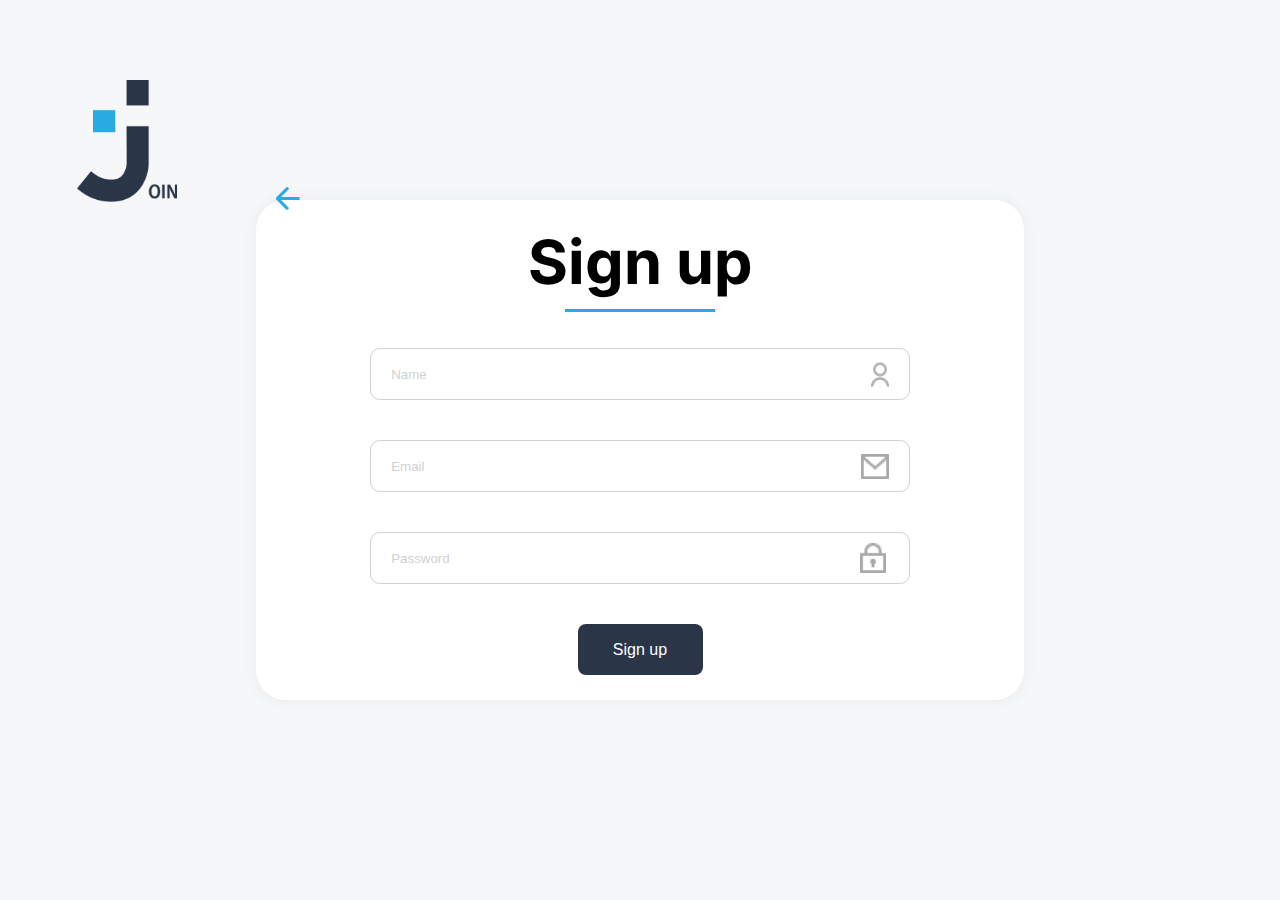
<file: signup.html>
<!DOCTYPE html>
<html lang="en">

<head>
    <meta charset="UTF-8">
    <meta name="viewport" content="width=device-width, initial-scale=1.0">
    <link rel="stylesheet" href="css/signup.css">
    <link rel="stylesheet" href="css/fonts.css">
    <script src="js/signupandlogin.js"></script>
    <title>Join</title>
</head>

<body>
    <img class="joinlogo" src="assets/img/logo_dark.png">
    <div class="maincontainer">
        <div id="showsignup" class="hidesignupsuccess" class="signupsuccess">
            <span><br>Registration successfull.<br></span>
            <div class="bottombuttons">
                <a class="loginbutton">
                    <button onclick="openWindowIndex()">Login</button>
                </a>
            </div>
        </div>
        <form id="hidesignup" onsubmit="addUser(); return false;" class="login">
            <div class="heading">
                <a href="index.html" class="arrowleft">
                    <img src="assets/img/arrow_left.png">
                </a>
                <div class="forgotpwcenter">Sign up
                    <div class="blueline"></div>
                </div>
            </div>
            <div class="email">
                <input id="username" minlength="5" required type="text" required placeholder="Name">
                <img class="imgmail" src="assets/img/user.png">
            </div>
            <div class="email">
                <input id="usermail" minlength="5" required type="email" required placeholder="Email">
                <img class="imgmail" src="assets/img/mail_img.png">
            </div>
            <div class="email">
                <input id="userpassword" minlength="5" required type="password" required placeholder="Password">
                <img class="imglock" src="assets/img/lock.png">
            </div>
            <div class="bottombuttons">
                <a class="loginbutton">
                    <button id="registerBtn" type="submit">Sign up</button>
                </a>
            </div>
        </form>
    </div>
</body>

</html>
</file>
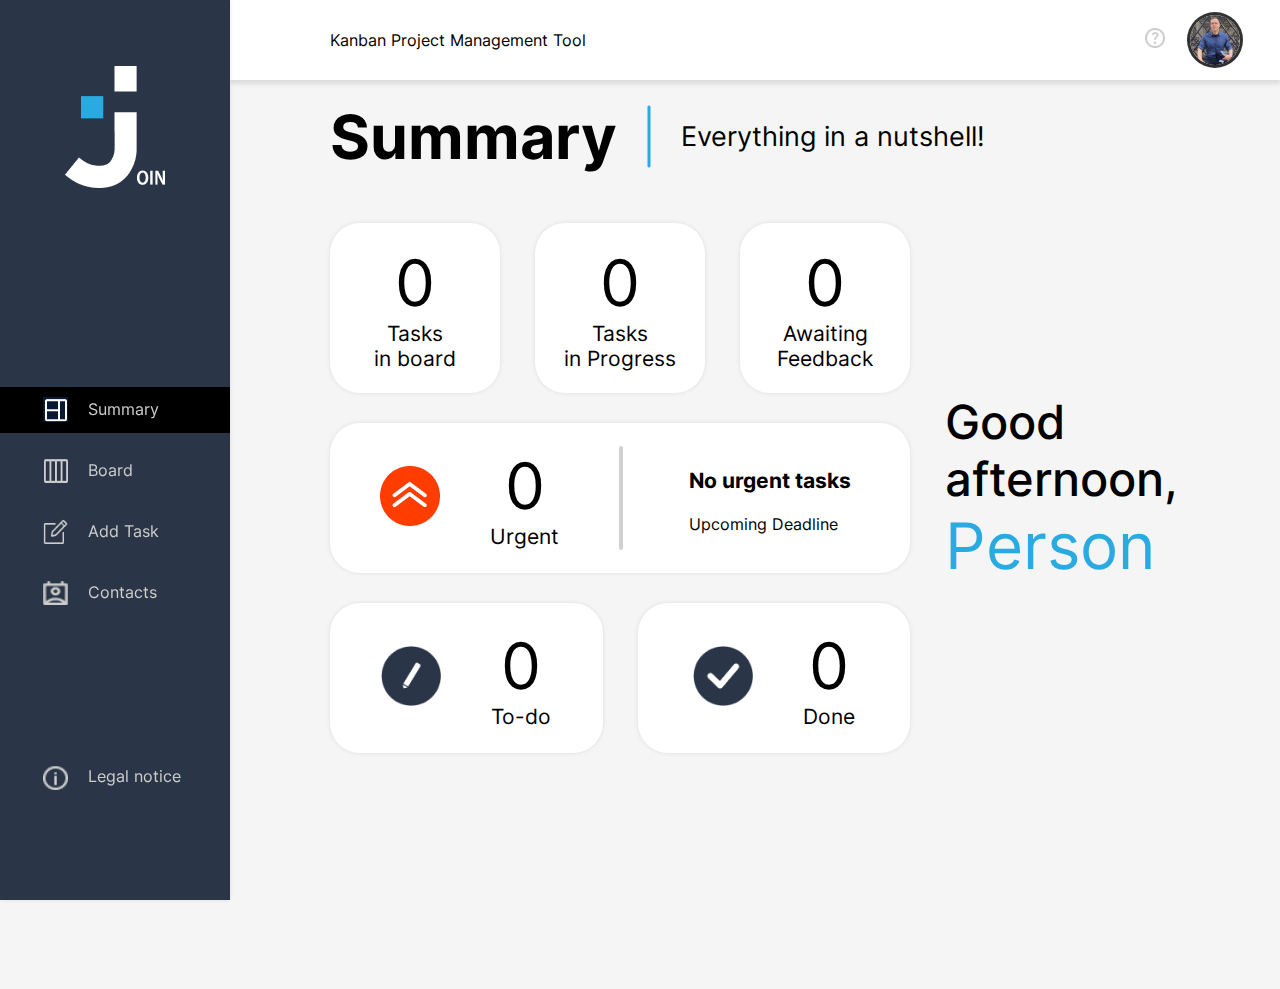
<file: summary.html>
<!DOCTYPE html>
<html lang="en">

<head>
    <meta charset="UTF-8">
    <meta name="viewport" content="width=device-width, initial-scale=1.0">
    <link rel="stylesheet" href="css/summary.css">
    <link rel="stylesheet" href="css/legal_notice.css">
    <link rel="stylesheet" href="css/fonts.css">
    <link rel="stylesheet" href="css/menu.css">
    <link rel="icon" type="image/x-icon" href="assets/img/logo_dark.png">
    <script src="js/include_html.js"></script>
    <script src="js/signupandlogin.js"></script>
    <script src="js/script.js"></script>
    <script src="js/tasks.js"></script>
    <script src="js/summary.js"></script>

    <title>Summary</title>
</head>

<body onload="initSummary()">
    <nav id="menu" class="nav hide-overlay-menu">
        <div id="burger-menu">
            <img class="crosswhite" onclick="hideMenu()" id="hideMenu" src="assets/img/cross_white.png"
                alt="menu-icon" />
        </div>
        <a class="nav--a a__active logoutbutton" href="index.html"><span class="loginbuttonmenu">Logout</span></a>
        <div class="legalnoticemenu"><a class="nav--a" href="legal_notice.html"><img class="legalnoticeimgmenu"
                    src="assets/img/legal_notice.png" class="side-bar-image">Legal Notice</a></div>

    </nav>
    <!-- SIDEBAR TEMPLATE -->
    <div w3-include-html="assets/templates/sideBar_template.html"></div>
    <!-- HOLE SUMMARY CONTAINER -->
    <div class="content-all-container">
        <!-- HEADER TEMPLATE -->
        <div w3-include-html="assets/templates/header_template.html"></div>
        <!-- HEADLINE CONTAINER -->
        <div class="task-content-top-container">
            <div class="hidden-Kanban">Kanban Project Management Tool</div>
            <h2 class="summary-header">Summary</h2>
            <img class="separator-blue" src="./assets/img/separator_blue.png">
            <p class="summary-text">Everything in a nutshell!</p>
            <img class="separator-blue-90" src="./assets/img/seperator_blue_90.png">
        </div>
        <!-- CONTENT LEFT -->
        <div class="task-content-justify">
            <div class="task-content-left">
                <div class="content-task-container">
                    <!-- TOP CONTAINER TASKS-->
                    <div class="task-container-top">
                        <div onclick="location.href='board.html'" class="small-task-container task-box-style">
                            <div>
                                <div id="tasksInBoardNumber" class="number-style"></div>
                                <p class="text-style">Tasks <br> in board</p>
                            </div>
                        </div>
                        <div onclick="location.href='board.html'" class="small-task-container task-box-style">
                            <div>
                                <div id="tasksInProgressNumber" class="number-style"></div>
                                <p class="text-style">Tasks <br> in Progress</p>
                            </div>
                        </div>
                        <div onclick="location.href='board.html'" class="small-task-container task-box-style">
                            <div>
                                <div id="awaitFeedbackNumber" class="number-style"></div>
                                <p class="text-style">Awaiting <br> Feedback</p>
                            </div>
                        </div>
                    </div>
                    <!-- BIG MIDDLE CONTAINER URGENT-->
                    <div onclick="location.href='board.html'" class="big-task-container task-box-style">
                        <div>
                            <img src="./assets/img/urgent_img.png" class="task-img urgent-margin">
                        </div>
                        <div>
                            <div id="urgentNumber" class="number-style"></div>
                            <p class="text-style">Urgent</p>
                        </div>
                        <img src="./assets/img/separator_white.png" class="separator-white">
                        <div class="deadline-container">
                            <p id="urgentDate" class="date-text"></p>
                            <p class="deadline-text">Upcoming Deadline</p>
                        </div>
                    </div>
                    <!-- BOTTOM CONTAINER LEFT TO-DO-->
                    <div class="task-container-bottom">
                        <div onclick="location.href='board.html'" class="task-box-style middle-task-container"
                            id="toDo-container" onmouseover="changeImage('toDo-container')"
                            onmouseout="resetImage('toDo-container')">
                            <div class="justify-task-container-content">
                                <div>
                                    <img src="./assets/img/todo_white.png" class="task-img white d-none">
                                    <img src="./assets/img/todo_black.png" class="task-img black">
                                </div>
                                <div>
                                    <div id="toDoNumber" class="number-style"></div>
                                    <p class="text-style">To-do</p>
                                </div>
                            </div>
                        </div>
                        <!-- BOTTOM CONTAINER RIGHT DONE-->
                        <div onclick="location.href='board.html'" class="task-box-style middle-task-container"
                            id="done-container" onmouseover="changeImage('done-container')"
                            onmouseout="resetImage('done-container')">
                            <div class="justify-task-container-content">
                                <div>
                                    <img src="./assets/img/done_white.png" class="task-img white d-none">
                                    <img src="./assets/img/done_black.png" class="task-img black">
                                </div>
                                <div>
                                    <div id="doneNumber" class="number-style"></div>
                                    <p class="text-style">Done</p>
                                </div>
                            </div>
                        </div>
                    </div>
                </div>
            </div>
            <!-- CONTENT RIGHT GREETING-->
            <div class="task-content-right">
                <p id="greeting" class="greeting-text">Good morning</p>
                <p id="currentUser" class="greeting-person">Person</p>
            </div>
        </div>
    </div>
</body>

</html>
</file>
<file: css/index.css>
body {
    margin: 0;
    background-color: #F6F7F8;
    font-family: 'Inter', sans-serif;
    height: 100vh;
    overflow: hidden;
    display: flex;
    justify-content: center;
    align-items: center;
   
}

.logowhite {
    width: 200px;
    animation: 250ms moveLogoStart;
    animation-fill-mode: forwards;
    position: absolute;
}
a {
    color:#29ABE2;
}

.startcontainer {
    position: fixed;
    height: 100vh;
    width: 100%;
    z-index: -5;
    opacity: 0;
    background-color:  #2A3647;
    display: flex;
    justify-content: center;
    align-items: center;
    animation:  2s opacitystart;
    animation-fill-mode: forwards;
}



    
  

  @keyframes moveLogoStart {
    0%{
        transform: translate(0%, 0%);
        top: 50%;
        left: 50%;
        width: 200px;
    }
    100% {
        transform: translate(0, 0);
        top: 80px;
        left: 77px;
        width: 100px;
    }
}

  @keyframes opacity {
    0% , 60%{
      opacity:0;
    }
    100% {
     opacity: 1;
    }
}

@keyframes opacitystart {
    0%, 30% {
        opacity: 1;
    }
    100% {
        opacity: 0;
    }
}
  
  
/*
  header
*/


.joinlogo {
    width: 100px;
    position: absolute;
    left: 77px;
    top: 80px;
    animation: 100ms moveLogo;
    animation-fill-mode: forwards;
    animation: 1s opacity;
}

.signuptop{
    display: flex;
    gap: 35px;
    align-items: center;
    font-size: 21px;
    position: absolute;
    left: 75%;
    top: 67px;
    padding-right: 20px;
    white-space: nowrap;
    animation: 2s opacity;
}

.signupbutton {
    height: 51px;
    min-width: 91px;
    background-color: #2A3647;
    color: white;
    border-radius: 8px;
    font-size: 16px;
    cursor: pointer;

}

.signupbutton:hover {
    cursor: pointer;
    background-color: #29ABE2;
    box-shadow: 1px 3px rgba(0, 0, 0, 0.1);
}

.guestbutton:hover {
    cursor: pointer;
    background-color: #29ABE2;
    box-shadow: 1px 3px rgba(0, 0, 0, 0.1);
}

.loginbutton:hover {
    cursor: pointer;
    background-color: #29ABE2;
    box-shadow: 1px 3px rgba(0, 0, 0, 0.1);
}
/*
  header
*/

/*
 maincontainer
*/

form {
    align-items: center;
}

.maincontainer {
    display: flex;
    justify-content: center;
    align-items: center;
    top: 274px;
    width: 100%;
    animation: 200ms opacity;

}
.login {
    background-color: #FFFFFF;
    width: 40%;
    height: 500px;
    border-radius: 30px;
    box-shadow: 0px 0px 14px 3px #0000000A;
}

.login {
    display: flex;
    flex-direction: column;
}
.heading {
    text-align: center;
    font-size: 61px;
    font-weight: bold;
    padding-top: 25px;
    padding-bottom: 25px;
    display: flex;
    flex-direction: column;
    align-items: center;
}

.blueline {
    margin-top: 10px;
    height: 3px;
    width: 150px;
    background-color: #29ABE2;
}

input {
    width: 100%;
    color: #D1D1D1!important;
}

.email {
    width: 80%;
    display: flex;
    height: 50px;
    border-radius: 10px;
    border: 1px solid #D1D1D1;
    margin-bottom: 29px;
    align-items: center;
}

.password {
    width: 70%;
}

#inputmail {
    margin-left: 20px;
    border: none;
    height: 40px;
    outline: none;
    font-size: 21px;
}

input {
    color: black!important;
}



#inputpassword {
    margin-left: 20px;
    border: none;
    height: 40px;
    outline: none;
    font-size: 21px;
}


.imgmail {
    padding-right: 20px;
    height: 25px;
}

.imglock {
    padding-right: 23px;
    height: 30px;
}


.rememberme {
    display: flex;
    white-space: nowrap;
    gap: 35px;
    margin-bottom: 25px;
    font-size: 16px;
    font-weight: bold;
    align-items: center;
    padding-top: 29px;
}

#checkbox{
 width: 20px;
 height: 20px;
  background-color:  #D1D1D1;
  border-radius: 3px;
}

#forgotpw {
    color: #29ABE2;
}
.bottombuttons{
    display: flex;
    gap: 35px;
}

.loginbutton {
    height: 51px;
    width: 91px;
    background-color: #2A3647;
    color: white;
    border-radius: 8px;
    font-size: 16px;
    cursor: pointer;
}

.guestbutton {
    width: 110px;
    border: 1px solid black;
    height: 51px;
    border-radius: 8px;
    font-size: 16px;
    cursor: pointer;
    background-color: white;
    color: black;

}

#wrongpassword {
    color: red;
}



::placeholder {
    color: #D1D1D1;
}

a{
    text-decoration: none;
    text-align: center;
    display: flex;
    justify-content: center;
    align-items: center;
    white-space: nowrap;
}

/*
 maincontainer
*/

/*
 media query
*/

@media  (max-width: 1200px) {
    .joinlogo {
      display: none;
    }
  
  .signuptop {
    top: 600px;
    position: fixed;
    left: 50%;
    transform: translate(-50%, 50%);
    width: fit-content;

  }
}


  @media only screen and (max-width: 1050px) {
    .login {
        width: 60%;
    }
  }


  @media only screen and (max-width: 700px) {
    .login {
        width: 80%;
        height: 80%;
    }
    .maincontainer {
        position: fixed;
        top: 0;
        height: 90%;

    }
  }

  @media only screen and (max-width: 500px) {
        .login {
            width: 100%;
        }

        .rememberme {
            gap: 10px;
        }
        .maincontainer {
            height: 550px;
            top: 70px;
        }
        .login {
            height: 500px;
        }

        .signuptop {
            top: 590px;
        }

        .joinlogo {
            display: flex;
            z-index: 10;
            top: 10px;
            left: 10px;
            height: 60px;
            width: 60px;
        }

  }

  /*
 media query
*/
</file>
<file: css/fonts.css>
/* inter-100 - latin */
@font-face {
  font-display: swap; /* Check https://developer.mozilla.org/en-US/docs/Web/CSS/@font-face/font-display for other options. */
  font-family: 'Inter';
  font-style: normal;
  font-weight: 100;
  src: url('../fonts/inter-v12-latin-100.woff2') format('woff2'); /* Chrome 36+, Opera 23+, Firefox 39+, Safari 12+, iOS 10+ */
}
/* inter-200 - latin */
@font-face {
  font-display: swap; /* Check https://developer.mozilla.org/en-US/docs/Web/CSS/@font-face/font-display for other options. */
  font-family: 'Inter';
  font-style: normal;
  font-weight: 200;
  src: url('../fonts/inter-v12-latin-200.woff2') format('woff2'); /* Chrome 36+, Opera 23+, Firefox 39+, Safari 12+, iOS 10+ */
}
/* inter-300 - latin */
@font-face {
  font-display: swap; /* Check https://developer.mozilla.org/en-US/docs/Web/CSS/@font-face/font-display for other options. */
  font-family: 'Inter';
  font-style: normal;
  font-weight: 300;
  src: url('../fonts/inter-v12-latin-300.woff2') format('woff2'); /* Chrome 36+, Opera 23+, Firefox 39+, Safari 12+, iOS 10+ */
}
/* inter-regular - latin */
@font-face {
  font-display: swap; /* Check https://developer.mozilla.org/en-US/docs/Web/CSS/@font-face/font-display for other options. */
  font-family: 'Inter';
  font-style: normal;
  font-weight: 400;
  src: url('../fonts/inter-v12-latin-regular.woff2') format('woff2'); /* Chrome 36+, Opera 23+, Firefox 39+, Safari 12+, iOS 10+ */
}
/* inter-500 - latin */
@font-face {
  font-display: swap; /* Check https://developer.mozilla.org/en-US/docs/Web/CSS/@font-face/font-display for other options. */
  font-family: 'Inter';
  font-style: normal;
  font-weight: 500;
  src: url('../fonts/inter-v12-latin-500.woff2') format('woff2'); /* Chrome 36+, Opera 23+, Firefox 39+, Safari 12+, iOS 10+ */
}
/* inter-600 - latin */
@font-face {
  font-display: swap; /* Check https://developer.mozilla.org/en-US/docs/Web/CSS/@font-face/font-display for other options. */
  font-family: 'Inter';
  font-style: normal;
  font-weight: 600;
  src: url('../fonts/inter-v12-latin-600.woff2') format('woff2'); /* Chrome 36+, Opera 23+, Firefox 39+, Safari 12+, iOS 10+ */
}
/* inter-700 - latin */
@font-face {
  font-display: swap; /* Check https://developer.mozilla.org/en-US/docs/Web/CSS/@font-face/font-display for other options. */
  font-family: 'Inter';
  font-style: normal;
  font-weight: 700;
  src: url('../fonts/inter-v12-latin-700.woff2') format('woff2'); /* Chrome 36+, Opera 23+, Firefox 39+, Safari 12+, iOS 10+ */
}
/* inter-800 - latin */
@font-face {
  font-display: swap; /* Check https://developer.mozilla.org/en-US/docs/Web/CSS/@font-face/font-display for other options. */
  font-family: 'Inter';
  font-style: normal;
  font-weight: 800;
  src: url('../fonts/inter-v12-latin-800.woff2') format('woff2'); /* Chrome 36+, Opera 23+, Firefox 39+, Safari 12+, iOS 10+ */
}
/* inter-900 - latin */
@font-face {
  font-display: swap; /* Check https://developer.mozilla.org/en-US/docs/Web/CSS/@font-face/font-display for other options. */
  font-family: 'Inter';
  font-style: normal;
  font-weight: 900;
  src: url('../fonts/inter-v12-latin-900.woff2') format('woff2'); /* Chrome 36+, Opera 23+, Firefox 39+, Safari 12+, iOS 10+ */
}
</file>
<file: css/contacts.css>
body {
    margin: 0;
    overflow-y: hidden;
    font-family: 'Inter', sans-serif;
    height: 100vh;
}

.sidebar-color-black {
    background-color: black!important;
}

#michael {
    width: 50px;
    display: flex;
    aspect-ratio: 1/1;
    border-radius: 50%;
    box-shadow: rgba(0, 0, 0, 0.16) 0px 1px 4px, rgb(51, 51, 51) 0px 0px 0px 3px;
}

#michael:hover {
    cursor: pointer;
}

.z-index {
    z-index: 1500;
}

.maincontainer {
    display: flex;
    flex-direction: column;
    margin-left: 230px;
    height: 100vh;
    overflow: hidden;
  }

#contactList {
    
    overflow: auto;
    display: flex;
    flex-direction: column;
    align-items: center;  /* hinzugefügt */
    width: 50%;
    height:87vh;
    overflow-x: hidden;
}

#email {
    color:#29ABE2;
}

#email:hover {
    color: orange;
}

#contactInfo {
    display: flex;
    flex-direction: column;
    width: 50%;
    top: 80px;
    right: 0;
    margin-top: 4px;
    background-color: #F5F5F5;
    border-left: 4px solid #0000001A;
}

.blueline {
    margin-top: 15px;
    margin-left: 25px;
    height: 45px;
    width: 3px;
    background-color: #29ABE2;
}

.contacts-header-right {
    display: flex;
    flex-direction: row;
    margin-left: 55px;
    margin-top: 40px;
}

h3 {
    font-weight: 100;
    margin-left: 25px;
    margin-top: 30px;
}

/* Dieser Stil gilt für alle Scrollbalken innerhalb der .listofcontacts */
.listofcontacts::-webkit-scrollbar {
    width: 12px; /* Breite des Scrollbalkens */
    border-radius: 8px;
}

/* Stil des Hintergrunds des Scrollbalkens (Track) */
.listofcontacts::-webkit-scrollbar-track {
    background: #f1f1f1; /* Farbe des Tracks */
    border-radius: 8px;
}

/* Stil des beweglichen Teils des Scrollbalkens (Thumb) */
.listofcontacts::-webkit-scrollbar-thumb {
    background: #A8A8A8; /* Farbe des Thumbs */
    border-radius: 8px;
}

/* Ändern Sie die Farbe des Thumb beim Überfahren mit der Maus */
.listofcontacts::-webkit-scrollbar-thumb:hover {
    background: #555; /* Farbe des Thumbs beim Überfahren */
}

.listofcontacts {
    height: 100vh;
    overflow: auto;
    padding-bottom: 200px;
    margin-bottom: 200px;
}

.btn-contact {
    background-color: #2A3647;
    color: white;
    border: none;
    border-top-left-radius: 5px;
    border-top-right-radius: 5px;
    border-bottom-left-radius: 5px;
    border-bottom-right-radius: 5px;
    padding: 7px;
    position: fixed; /*das brauche ich um buton nach unten zutun*/
    bottom: 60px;
    right: 40px
}

.btn-contact:hover {
    cursor: pointer;
    background-color: #29ABE2;
}

.modal{
   /*Modal BG*/ 
    display: block;
    background: rgba(0,0,0,.6);
    position: fixed;
    top: 0; 
    left: 0; 
    right: 0; 
    bottom: 0; 
    z-index: 20;
}
    
.contactheader {
    width: 80%;  /* hier auf 80% geändert */
    display: flex;
    align-items: center;
    border-bottom: 1px solid #D1D1D1;
    margin: auto; 
}

.contact-container {
    width: 100%;
    display: flex;
    flex-direction: column;
    align-items: center;
    padding-left: 30px;
    
}

.middlecontainer {
    flex-direction: row;
    display: flex;
    
    height: 100vh;
}

.contact {
    padding-top: 10px;
    width: 80%;
    display: flex;
    align-items: center;
    gap: 30px;
    margin: auto;
    padding-bottom: 10px;
    border: 1px solid transparent;
}

    .contactinfo{
        display: flex;
        flex-direction: column;
    }

    .imgcontainer{
        display: flex;
        justify-content: center;
        align-items: center;
        gap: 2px;
        margin-left: 12px;
        border-radius: 45px;
        min-width: 40px;
        min-height: 40px;
        margin-left: 5px;
    }

    #letter{
        padding-left: 20px;
    }

    .modal-dialog {
        display: flex;
        flex-wrap: wrap;
        background: #fefefe;
        border: solid 1px gray;
        border-radius: 15px;
        position: fixed;
        z-index: 11;
        width: 87%;
        height: 60%;
        top: 50%;
        left: 50%;
        transform: translate(-50%, -50%); /*Key um Modal-Fenster mittig zu positionieren*/
      }

      .left-side-modal {
        background-color: #2A3647;
        width: 40%;
        height: 100%;
        border-top-left-radius: 15px;
        border-bottom-left-radius: 15px;
      }

      .right-side-modal {
        height: 100%;
        width: 60%;
        
      }

      .contacts-join-logo {
        height: 50px;
        width: 45px;
        margin-top: 90px;
        margin-left: 40px;            
    }

    .bigcontactimg {
        background-color: yellow;
       min-height: 120px;
        min-width: 120px;
        display: flex;
        justify-content: center;
        align-items: center;
        border-radius: 70px;
        border: 3px solid white;
    }

    #showContact {
        display: flex;
        width: 100%;
        flex-direction: column;
      }
    
      .contactinfobig{
        margin-left: 55px;
        margin-top: 30px;
        gap: 20px;
        display: flex;
        flex-direction: column;
        
      }
    
      .contactinfoedit{
        display: flex;
        align-items: center;
        gap: 60px;
      }
    
      .headinfo{
        display: flex;
        font-size: 47px;
        align-items: center;
        margin-left: 55px;
    
      }
    
      
      .name-and-editbutton {
        display: flex;
        flex-direction: column;
        padding-left: 30px;
        justify-content: flex-start;
      }
      
      #blueAddTask{
        display: flex;
        justify-content: center;
        align-items: center;
        width: 120px;
        height: 20px;
        margin-top: 5px;
        padding-left: 5px;
        border: 1px solid transparent;
        padding-left: 3px;
        padding-bottom: 3px;
        padding-top: 3px;
        
      }
    
      #blueAddTask:hover{
        cursor: pointer;
        border: 1px solid #29ABE2;
        border-radius: 5px;
      }
    
      #editContactsImg{
        border: 1px solid transparent;
        width: 62px;
        height: 24px;
      }
    
      #editContactsImg:hover{
        border: 1px solid #29ABE2;
        border-radius: 5px;
        width: 62px;
        height: 24px;
        cursor: pointer;
      }
    
      .contactmailbig{
        display: flex;
        flex-direction: column;
        gap: 20px;
      }
    
      .contactphonebig{
        display: flex;
        flex-direction: column;
        gap: 20px;
      }
    
      #imginfoedit {
        display: flex;
        justify-content: center;
        align-items: center;
      }

      .contact:hover {
        border: 1px solid #29ABE2;
        border-radius: 10px;
        cursor:pointer;
        box-shadow: 1px 3px rgba(0, 0, 0, 0.1);
    }
    
    
      
    

    .modal-headline {
        color: white;
        margin-left: 40px;
    }

    .modal-text { 
        color: white;
        margin-left: 40px;
        font-weight: 100;
    }

    .blueline-vertical {
        margin-left: 40px;
        height: 3px;
        width: 52px;
        background-color: #29ABE2;
    }

    .img-add-contact {
        margin-top: 120px;
        margin-left: 50px;
        margin-right: 50px;
        height: 120px;
        width: 120px;
    }

    .img-info {
        display: flex;
        align-items: center;
        
    }

    .input-fields {
        display: flex;
        flex-direction: column;
        margin-top: 60px;
        margin-right: 40px;
    }

    .input-field {
        background-image: url(/assets/img/avatar.png);
        background-repeat: no-repeat;
        background-position: 340px;
        background-size: 18px;
        width: 400px;
        height: 40px;
        margin-top: 30px;
        padding-left: 10px;
        border-top-left-radius: 10px;
        border-top-right-radius: 10px;
        border-bottom-left-radius: 10px;
        border-bottom-right-radius: 10px;
        border-color: rgb(223, 225, 233);
        border-width: 1px;
        object-fit: contain;
    }

    .input-field-mail {
        background-image: url(/assets/img/mailholder.png);
        background-repeat: no-repeat;
        background-position: 340px;
        background-size: 18px;
        width: 400px;
        height: 40px;
        margin-top: 30px;
        padding-left: 10px;
        border-top-left-radius: 10px;
        border-top-right-radius: 10px;
        border-bottom-left-radius: 10px;
        border-bottom-right-radius: 10px;
        border-color: rgb(223, 225, 233);
        border-width: 1px;
        object-fit: contain;
    }

    .input-field-phone {
        background-image: url(/assets/img/phoneholder.png);
        background-repeat: no-repeat;
        background-position: 340px;
        background-size: 18px;
        width: 400px;
        height: 40px;
        margin-top: 30px;
        padding-left: 10px;
        border-top-left-radius: 10px;
        border-top-right-radius: 10px;
        border-bottom-left-radius: 10px;
        border-bottom-right-radius: 10px;
        border-color: rgb(223, 225, 233);
        border-width: 1px;
        object-fit: cover;
    }


    .bottom-buttons {
        display: flex;
        margin-top: 10px;
        margin-bottom: 30px;
        z-index: 1001;
    }

    .create-btn {
        background-color: #2A3647;
       
        color: white;
        display: flex;
        justify-content: center;
        align-items: center;
        margin: 8px;
        text-align: center;
        border-radius: 12px;
        padding: 12px 16px;
        font-weight: bold;
    }

    .static {
        position: static;
    }
    
    
    .create-btn:hover {
        cursor: pointer;
        background-color: #29ABE2;
        box-shadow: 1px 3px rgba(0, 0, 0, 0.1);
    }
    
    
.cancel-btn {
    color:#2A3647;
    display: flex;
    justify-content: center;
    align-items: center;
    margin: 8px;
    text-align: center;
    border-radius: 12px;
    padding: 12px 16px;
    color: #2A3647;
    border: none;
    z-index: 1001;
}
    
    
.cancel-btn:hover {
    cursor: pointer;
    border: 1px solid #29ABE2;
    box-shadow: 1px 3px rgba(0, 0, 0, 0.1);
}

.closeimgpopup3 {
    position: fixed;
    right: 2%;
    top: 2%;
}

.closeimgpopup3:hover {
    box-shadow: 2px 3px 5px black;
    border-radius: 5px;
    cursor: pointer;

}

.d-none {
    display: none!important;
}

.img-add-contactedit  {
        
    display: flex;
justify-content: center;
align-items: center;
border-radius: 70px;
border: 3px solid white;
display: flex;
justify-content: center;
align-items: center;
gap: 2px;
margin-left: 12px;
border-radius: 45px;
width: 80px;
height: 80px;
margin-top: 10px;
border: 2px solid white;
}
.imgcontacteditcontainer {
    display: flex;
    height: 100%;
    align-items: center;
    height: 100%;
    justify-content: center;
    width: 100%;
}
.imginfocontainer {
    display: flex;
    height: 100%;
    align-items: center;
}


    

.create-btn:hover {
    cursor: pointer;
    background-color: #29ABE2;
    border: 1px solid #29ABE2;
}

.task-cancel:before {
   margin-right: 5px;
   display: flex;
   flex-direction: row;
}

.addedTaskToBoard_content {
 
    position: absolute;
    bottom: 0;
    left: 47%;
    background-color: #2A3647;
    color: white;
    padding: 16px;
    border-radius: 16px;
    font-weight: 600;
    opacity: 0;
    display: flex;
    justify-content: space-between;
    align-items: center;
    text-align: center;
  }

  
   /* Breite */
::-webkit-scrollbar {
    width: 10px;
}

/* Track */
::-webkit-scrollbar-track {
    background: #f1f1f1;
}

/* Handle */
::-webkit-scrollbar-thumb {
    background: #888;
    border-radius: 8px;
}

/* Handle on hover */
::-webkit-scrollbar-thumb:hover {
    background: #555;
}
   

.task-check:before {
    margin-right: 5px;
}

.board {
    padding-left: 5px;
}

.show {
    animation: 3s addToBoard;
  }

  #closebigcontact {
    margin-left: 100px;
    width: 40px;
    height: 40px;
    display: none;
  }

  #closebigcontact:hover {
    box-shadow: 2px 3px 5px black;
    border-radius: 5px;
    cursor: pointer;
  }

  #closeaddcontactimg:hover{
    box-shadow: 2px 3px 5px black;
    border-radius: 5px;
    cursor: pointer;
  }

  .d-flex {
    display: flex !important;
    position: fixed;
        z-index: 423;
        top: 0;

  }
  
@keyframes addToBoard {
    0% {
        transform:translate(0%, 0%);
        bottom: 0;
        opacity: 0;
    }
    100% {
        transfor: translate(0, 0);
        bottom: 150px;
        opacity: 1;
    }
}



/* RESPONSIVE DESIGN */

@media(min-width: 800px) {
    .close-contact-creation {
        display: none;
    }
}

@media(min-width: 800px) {
    .d-flex {
       position: static;
    }
}



@media(max-width: 1500px) {
    .left-side-modal {
        width: 40%;
    }
}


@media(max-width: 1240px) {
    .modal-dialog {
        height: 80%;
    }

    .img-info {
        flex-direction: column;
        align-items: center;
        width: 100%;
    }

    .img-add-contact {
        margin-top: 25px;
        margin-left: 150px;
        margin-right: 50px;
    }

    .input-fields {
        margin-top: 0;
        margin-right: 0;
       
    }

    .modal-text, .modal-headline {
        margin-right: 30px;
    }

    .bottom-buttons {
        margin-top: 32px;
    }
}


@media(max-width: 1000px) {
    .bigcontactimg {
        height: 75px;
        width: 75px;
    }

    .text-better-with-a-team {
        display: none;
    }

    .contact-container { 
        padding-left: 0px;
    }

    .contact {
        width: 95%;
    }

    .imgcontainer {
        margin-left: 0px;
    }
}


@media(max-width: 930px) {
    .contactinfoedit {
        gap: 20px;
    }

    .headinfo {
        flex-direction: column;
        margin: 0;
    }
}


@media only screen and (max-width: 800px) {
  

.closeimgpopup3{
    display: none;
}
    

    .maincontainer {
       margin: 0;
       overflow:hidden;
       
       position: relative;
    }

    #closebigcontact {
        position: fixed;
        display: flex;
        top: 1000;
        top: 100px;
        right: 20px;
    }

    .middlecontainer {
        overflow: hidden;
    }
    .author {
        padding-right: 5px;
    }

    .contacts-header-right{
        flex-direction: column;
    }

    #contactList {
        width: 100%;
        height: 77vh;
    }

     .cancel-btn {
        
    }

    .contact {
        width: 90%;
    }

    #contactInfo {
        display: none;
        width: 100%;
        height: 100%;
        margin-top: 0;
    }

    .modal {
        z-index: 500;
    }

    .btn-contact {
        position: fixed;
        top: 88px;
        right: 20px;
        width: 179px;
        height: 50px;
    }

    .contactheader {
        width: 90%;
    }

    .blueline {
        width: 45px;
        height: 3px;
        margin: 0;
    }

    .modal-dialog {
        height: 90%;
        width: 90%;
        top: 85px;
        transform: translate(-50%, -10%);
        flex-direction: column;
        flex-wrap: nowrap;    
    }

   

    .left-side-modal {
        width: 100%;
        height: 40%;
        border-top-right-radius: 15px;
        border-bottom-left-radius: 0;
    }

    .contacts-join-logo {
        display: none;
    }

    .right-side-modal {
        width: 100%;
        height: 60%;
    }

    .img-add-contact {
        margin: 0;
        margin-top: -50px;
    }

    .input-field, .input-field-mail, .input-field-phone {
        width: 95%;
        background-position: 97%, 100%;
    }

    .contactinfobig {
        
    }

    .create-btn {
        z-index: 501;
    }

    .input-fields {
        justify-content: center;
        align-items: center;
        width: 90%;
        margin: 0;
        margin-top: -25px;
    }

    .close-contact-creation {
        position: fixed;
        top: 16px;
        right: 16px;    
    }
  }
</file>
<file: css/menu.css>
body {
    overflow-x: hidden;
}

.menu-container-d-none {
    display: none;
}

#burger-menu {
    display: none;
    position: absolute;
    right: 32px;
    width: 40px;
    top: 20px;
    cursor: pointer;
}

.legalnoticemenu {
    font-size: 16px!important;
    display: flex;
    align-self: center;
    width: 100%;
    gap: 10px;
}

.legalnoticeimgmenu {
    margin-right: 10px;
    width: 30px;
}

.crosswhite {
    width: 40px;
    height: 40px;
}

.loginbuttonmenu {
    height: 51px;
    width: 91px;
    background-color: black;
    color: white;
    border-radius: 8px;
    font-size: 20px;
    cursor: pointer;
    display: flex;
    justify-content: center;
    align-items: center;
    border: 1px solid white;
    margin-left: 20px;
}

.loginbuttonmenu:hover {
    cursor: pointer;
    background-color: #29ABE2;
    box-shadow: 1px 3px rgba(0, 0, 0, 0.1);
    color: black;
}

.crosswhite:hover {
    border: 1px solid white;
    border-radius: 8px;
}

.closeimgpopup2:hover {
    box-shadow: 2px 3px 5px black;
    border-radius: 5px;
}

@media (max-width: 3000px) {
    .show-menu {
        z-index: 0;
        position: absolute;
    }

    .show-menu:hover {
        filter: drop-shadow(0 0 4px #2bb92bb5);
        transition: 125ms;
    }

    #burger-menu {
        display: block;
    }

    #hideMenu {
        z-index: 120;
        position: absolute;
    }

    #hideMenu:hover {
        filter: drop-shadow(0 0 8px #249d24b5);
        transition: 125ms;
    }

    #menu {
        background-color: #2A3647;
        display: flex;
        flex-direction: column;
        height: 100vh;
        z-index: 1000;
        padding-top: 89px;
        position: absolute;
        right: 0;
        top: 0px;
        width: 34%;
        transition: all 250ms ease-in-out;
        filter: drop-shadow(-3px 0px 16px #083a0833);
        gap: 0;
    }

    #menu a {
        width: 100%;
        border-style: none;
        border-top: 0;
        border-bottom: 0;
        border-width: 1px;
        color: white;
        font-size: 24px;
        padding-top: 16px;
        margin-bottom: 50px;
        padding-bottom: 16px;
        gap: 0px;
    }

    #menu a:last-child {
        display: flex;
        align-items: center;
        padding-top: 16px;
        padding-bottom: 16px;
        padding-left: 32px;
        border-width: 1px;
    }

    #menu a:last-child:hover {
        padding-top: 16px;
        padding-left: 32px;
        background-color: black;
        color: #fff;
    }

    .hide-overlay-menu {
        transform: translateX(560px);
    }

    .show-overlay-menu {
        transform: translateX(0px);
    }

    .hide {
        display: none;
    }
}

@media (max-width: 768px) {
    #menu {
        width: 50%;
    }
}

@media (max-width: 480px) {
    #burger-menu {
        top: 12px;
    }

    #burger-menu img {
        height: 40px;
        width: auto;
    }

    #menu {
        width: 100%;
        display: none;
    }

    #menu.show-overlay-menu {
        display: flex;
    }

    .menu-container-d-none {
        display: none;
    }
}
</file>
<file: css/forgotpassword.css>
body {
    margin: 0;
    background-color: #F6F7F8;
    font-family: 'Inter', sans-serif;
    height: 100vh;
    overflow: hidden;
    display: flex;
    justify-content: center;
    align-items: center;
}


.logowhite {
    width: 200px;
    animation-fill-mode: forwards;
    position: absolute;
}


.startcontainer {
    position: fixed;
    height: 100vh;
    width: 100%;
    z-index: -5;
    opacity: 0;
    background-color:  #2A3647;
    display: flex;
    justify-content: center;
    align-items: center;
    animation-fill-mode: forwards;
}


/* HEADER */

.sidebar-color-black {
    background-color: black!important;
}


.joinlogo {
    width: 100px;
    position: absolute;
    left: 77px;
    top: 80px;
    animation: 3s moveLogo;
    animation-fill-mode: forwards;
    animation: 5s opacity;
}


/* MAINCONTAINER */

form {
    align-items: center;
}


.maincontainer {
    display: flex;
    justify-content: center;
    align-items: center;
    top: 274px;
    width: 100%;
    animation: 5s opacity;
}


.forgotpwtext {
    font-size: 21px;
    text-align: center;
}


.login {
    background-color: #FFFFFF;
    width: 60%;
    height: 500px;
    border-radius: 30px;
    box-shadow: 0px 0px 14px 3px #0000000A;
    display: flex;
    align-items: center;
    justify-content: space-between;
}


.login {
    display: flex;
    flex-direction: column;
}


.heading {
    text-align: center;
    font-size: 61px;
    font-weight: bold;
    padding-top: 25px;
    padding-bottom: 25px;
    display: flex;
    flex-direction: row;
    align-items: center;
}


.arrowleft {
    justify-content: center;
    width: 37px;
    cursor: pointer;
    position: absolute;
    display: flex;
    left: 21%;
    top:  17%;
}


.blueline {
    margin-top: 10px;
    height: 3px;
    width: 150px;
    background-color: #29ABE2;
}


.forgotpwcenter {
    display: flex;
    flex-direction: column;
    align-items: center;
    justify-content: center;
}


input {
    width: 100%;
    color: #D1D1D1!important;
}


.email {
    width: 70%;
    display: flex;
    height: 50px;
    border-radius: 10px;
    border: 1px solid #D1D1D1;
    margin-bottom: 29px;
    align-items: center;
}


.password {
    width: 70%;
}


#inputmail {
    margin-left: 20px;
    border: none;
    height: 40px;
    outline: none;
    font-size: 21px;
}


input {
    color: black!important;
}


#inputpassword {
    margin-left: 20px;
    border: none;
    height: 40px;
    outline: none;
    font-size: 21px;
}


.imgmail {
    padding-right: 20px;
    height: 25px;
}


.imglock {
    padding-right: 23px;
    height: 30px;
}


.rememberme {
    display: flex;
    white-space: nowrap;
    gap: 35px;
    margin-bottom: 25px;
    font-size: 16px;
    font-weight: bold;
    align-items: center;
}


#checkbox{
    width: 20px;
    height: 20px;
    background-color:  #D1D1D1;
    border-radius: 3px;
}


#forgotpw {
    color: #29ABE2;
}


.bottombuttons {
    display: flex;
    gap: 35px;
}


.loginbutton {
    height: 51px;
    width: 125px;
    background-color: #2A3647;
    color: white;
    border-radius: 8px;
    font-size: 16px;
    cursor: pointer;
    margin-bottom: 25px;
}


.guestbutton {
    width: 110px;
    border: 1px solid black;
    height: 51px;
    border-radius: 8px;
    font-size: 16px;
    cursor: pointer;
    background-color: white;
    color: black;
}


.guestbutton:hover {
    cursor: pointer;
    background-color: #29ABE2;
    box-shadow: 1px 3px rgba(0, 0, 0, 0.1);
}


::placeholder {
    color: #D1D1D1;
}


a {
    text-decoration: none;
    text-align: center;
    display: flex;
    justify-content: center;
    align-items: center;
    white-space: nowrap;
}


/* MEDIA QUERY */

@media  (max-width: 1200px) {
    .joinlogo {
        display: none;
    }
  

    .signuptop {
        top: 650px;
        position: fixed;
        left: 50%;
        transform: translate(-50%, 50%);
        width: fit-content;
    }


    .arrowleft {
        left: 21%;
        top:  17%;
    }
}


@media only screen and (max-width: 1050px) {
    .login {
        width: 60%;
    }
}


@media only screen and (max-width: 700px) {
    .login {
        width: 80%;
        height: 80%;
    }


    .maincontainer {
        position: fixed;
        top: 0;
        height: 90%;
    }


    .arrowleft {
        left: 12%;
        top: 11%;
    }
  }


@media only screen and (max-width: 500px) {
    .login {
        width: 100%;
    }


    .arrowleft {
        left:5%;
        top:  0.5%;
    }


    .rememberme {
        gap: 10px;
    }


    .maincontainer {
        height: 90%;
    }


    .login {
        height: 100%;
    }

    
    .signuptop {
        top: 560px;
    }
}
</file>
<file: css/legal_notice.css>
body {
    margin: 0;
}


#michael {
    width: 50px;
    display:flex;
    aspect-ratio: 1/1;
    border-radius: 50%;
    box-shadow: rgba(0, 0, 0, 0.16) 0px 1px 4px, rgb(51, 51, 51) 0px 0px 0px 3px;
}


#michael:hover {
    cursor: pointer;
}


.maincontainer {
    display: flex;
    flex-direction: column;
    margin-left: 230px;
    height: 100vh;
    background-color: #F6F7F8;
}
  

.legalnotice {
    display: flex;
    flex-direction: column;
    justify-content: space-between;
    width: 100%; 
}


.sidebar-color-black {
    background-color: black!important;
}
 

.headspan {
    margin-left: 40px;
}


.questionimg {
    height: 20px;
}


.infotext {
    text-align: center;
    padding-left: 20px;
    padding-right: 20px;
    background-color: #F6F7F8;
}


a {
    text-decoration: none;
    color: black;
}


hr {
    color:#29ABE2 !important;
    background-color:#29ABE2 !important;
    border: 1px solid  #29ABE2 ;
}


#legalnoticeheader {
    font-size: 60px;
    border-bottom: 4px solid #29ABE2;
}

 
.maincontainer:-webkit-scrollbar {
    width: 12px; 
    border-radius: 8px;
}


.maincontainer::-webkit-scrollbar-track {
    background: #f1f1f1;
    border-radius: 8px;
}


.maincontainer:-webkit-scrollbar-thumb {
    background: #A8A8A8; 
    border-radius: 8px;
}


.maincontainer::-webkit-scrollbar-thumb:hover {
    background: #555; 
}


.span1 {
    padding-bottom: 20px;
}


.span2 {
    padding-bottom: 20px;
}


/* Breite */
::-webkit-scrollbar {
    width: 10px;
}


/* Track */
::-webkit-scrollbar-track {
    background: #f1f1f1;
}


/* Handle */
::-webkit-scrollbar-thumb {
    background: #888;
    border-radius: 8px;
}


/* Handle on hover */
::-webkit-scrollbar-thumb:hover {
    background: #555;
}
   

.number1 {
    font-size: 20px;
    color:#29ABE2;
}


.number2 {
    font-size: 20px;
    color:#29ABE2;
}


.number3 {
    font-size: 20px;
    color:#29ABE2;
} 
  

@media only screen and (max-width: 800px) {
    .maincontainer {
        margin: 0;
        overflow-x: hidden;
    }


    .author {
        padding-right: 5px;
    }


    .legalnotice {
      margin-bottom: 100px;
    }
}
</file>
<file: css/signup.css>
body {
    margin: 0;
    background-color: #F6F7F8;
    font-family: 'Inter', sans-serif;
    height: 100vh;
    overflow: hidden;
    display: flex;
    justify-content: center;
    align-items: center;
   
}

.logowhite {
    width: 200px;
    animation-fill-mode: forwards;
    position: absolute;
}

.startcontainer {
    position: fixed;
    height: 100vh;
    width: 100%;
    z-index: -5;
    opacity: 0;
    background-color:  #2A3647;
    display: flex;
    justify-content: center;
    align-items: center;
    animation-fill-mode: forwards;
}

input {
    outline: none;
    border: none;
    padding-left: 20px;
}
button {
    border: none;
    height: 51px;
    width: 125px;
    background-color: #2A3647;
    color: white;
    border-radius: 8px;
    font-size: 16px;
    cursor: pointer;
    margin-bottom: 25px;
}
    

/*
  header
*/


.joinlogo {
    width: 100px;
    position: absolute;
    left: 77px;
    top: 80px;
    animation: 3s moveLogo;
    animation-fill-mode: forwards;
    animation: 5s opacity;
}

/*
  header
*/

/*
 maincontainer
*/

form {
    align-items: center;
}

.maincontainer {
    display: flex;
    justify-content: center;
    align-items: center;
    top: 274px;
    width: 100%;
    animation: 5s opacity;
}

.forgotpwtext {
    font-size: 21px;
    text-align: center;
}
.login {
    background-color: #FFFFFF;
    width: 60%;
    height: 500px;
    border-radius: 30px;
    box-shadow: 0px 0px 14px 3px #0000000A;
    display: flex;
    align-items: center;
    justify-content: space-between;
    display: flex;
    flex-direction: column;
}

#showsignup {
    background-color: #FFFFFF;
    width: 60%;
    height: 500px;
    border-radius: 30px;
    box-shadow: 0px 0px 14px 3px #0000000A;
    display: flex;
    align-items: center;
    justify-content: center;
    display: flex;
    flex-direction: column;
    gap: 50px;
    font-size: 24px;
}


.heading {
    text-align: center;
    font-size: 61px;
    font-weight: bold;
    padding-top: 25px;
    padding-bottom: 25px;
    display: flex;
    flex-direction: row;
    align-items: center;
    
}

.arrowleft {
    justify-content: center;
    width: 37px;
    cursor: pointer;
    position: absolute;
    display: flex;
    left: 21%;
    top:  20%;
}

.arrowleft:hover{
    box-shadow: 2px 3px 5px black;
    border-radius: 5px;
}

.blueline {
    margin-top: 10px;
    height: 3px;
    width: 150px;
    background-color: #29ABE2;
}

.forgotpwcenter {
    display: flex;
    flex-direction: column;
    align-items: center;
    justify-content: center;
  

}

#registerBtn:hover {
    box-shadow: 2px 3px 5px black;
    border-radius: 10px;
}


input {
    width: 100%;
    color: #D1D1D1!important;
}

.email {
    width: 70%;
    display: flex;
    height: 50px;
    border-radius: 10px;
    border: 1px solid #D1D1D1;
    margin-bottom: 29px;
    align-items: center;
}

.password {
    width: 70%;
}

#inputmail {
    margin-left: 20px;
    border: none;
    height: 40px;
    outline: none;
    font-size: 21px;
}

input {
    color: black!important;
}

.hidesignupsuccess {
    display: none!important;
}



#inputpassword {
    margin-left: 20px;
    border: none;
    height: 40px;
    outline: none;
    font-size: 21px;
}


.imgmail {
    padding-right: 20px;
    height: 25px;
}

.imglock {
    padding-right: 23px;
    height: 30px;
}


.rememberme {
    display: flex;
    white-space: nowrap;
    gap: 35px;
    margin-bottom: 25px;
    font-size: 16px;
    font-weight: bold;
    align-items: center;
}

#checkbox{
 width: 20px;
 height: 20px;
  background-color:  #D1D1D1;
  border-radius: 3px;
}

#forgotpw {
    color: #29ABE2;
}
.bottombuttons{
    display: flex;
    gap: 35px;
}


.guestbutton {
    width: 110px;
    border: 1px solid black;
    height: 51px;
    border-radius: 8px;
    font-size: 16px;
    cursor: pointer;
    background-color: white;
    color: black;

}

::placeholder {
    color: #D1D1D1;
}

a{
    text-decoration: none;
    text-align: center;
    display: flex;
    justify-content: center;
    align-items: center;
    white-space: nowrap;
}

/*
 maincontainer
*/

/*
 media query
*/

@media  (max-width: 1200px) {
    .joinlogo {
      display: none;
    }
  
  .signuptop {
    top: 650px;
    position: fixed;
    left: 50%;
    transform: translate(-50%, 50%);
    width: fit-content;
  }

  .arrowleft {
    left: 21%;
    top:  20%;
}
}


  @media only screen and (max-width: 1050px) {
    .login {
        width: 60%;
    }
  }


  @media only screen and (max-width: 700px) {
    .login {
        width: 80%;
        height: 100%;
    }
    .maincontainer {
        position: fixed;
        top: 0;
        height: 80%;
    }
    .arrowleft {
        left: 12%;
        top:  11%;
    }
  }

  @media only screen and (max-width: 500px) {
        .login {
            width: 100%;
        }
        .arrowleft {
            left:20px;
            top:  50px;
        }

        .rememberme {
            gap: 10px;
        }
        .maincontainer {
            height: 80%;
        }
       

        .login {
            width: 100%;
        }

        .rememberme {
            gap: 10px;
        }
        .maincontainer {
            height: 550px;
            top: 70px;
        }
        .login {
            height: 500px;
        }

        .signuptop {
            top: 590px;
        }

        .joinlogo {
            display: flex;
            z-index: 10;
            top: 10px;
            left: 10px;
            height: 60px;
            width: 60px;
        }

  }

  /*
 media query
*/
</file>
<file: css/summary.css>
body {
    background-color: #F5F5F5;
    margin: 0;
    font-family: 'Inter', sans-serif;
}


.header {
    height: 80px;
}


.summary-header {
    font-size: 61px;
}


.summary-text {
    font-size: 27px;
}


.greeting-text {
    font-size: 47px;
    margin: 0px;
    font-weight: 500;
}


/* Breite */
::-webkit-scrollbar {
    width: 10px;
}


/* Track */
::-webkit-scrollbar-track {
    background: #f1f1f1;
}


/* Handle */
::-webkit-scrollbar-thumb {
    background: #888;
    border-radius: 8px;
}


/* Handle on hover */
::-webkit-scrollbar-thumb:hover {
    background: #555;
}
   

.date-text {
    font-size: 21px;
    font-weight: 700;
}


.deadline-text {
    font-size: 16px;
}


.greeting-person {
    font-size: 64px;
    margin: 0px;
    color: #29ABE2;
}


.content-all-container {
    margin-left: 230px;
    display: flex;
    flex-direction: column;
}


.task-content-justify {
    display: flex;
    flex-direction: row;
    align-items: center;
    gap: 35px;
}


.task-content-top-container {
    display: flex;
    align-items: center;
    gap: 30px;
    height: 73px;
    padding-top: 20px;
    padding-bottom: 50px;
    padding-left: 100px;
}


.task-container-top {
    display: flex;
    gap: 35px;
}


.small-task-container {
    display: flex;
    width: 170px;
    height: 170px;
    justify-content: center;
    align-items: center;
    text-align: center;
}


.big-task-container {
    width: 580px;
    height: 150px;
    display: flex;
    margin-top: 30px;
    margin-bottom: 30px;
    align-items: center;
    text-align: center;
}


.deadline-container {
    text-align: start;
}


.middle-task-container {
    width: 272.5px;
    height: 150px;
    text-align: center;
}


.task-container-bottom {
    display: flex;
    gap: 35px;
}


.middle-task-container {
    width: 272.5px;
    display: flex;
    justify-content: center;
    align-items: center;
}


.task-box-style {
    box-shadow: 0px 0px 4px rgba(0, 0, 0, 0.1);
    border-radius: 30px;
    cursor: pointer;
    text-decoration: none;
    background-color: white;
}


.justify-task-container-content {
    display: flex;
    align-items: center;
    justify-content: center;
    gap: 50px;
}


.task-box-style:hover {
    background-color: #2A3647;
    color: white;
}


.task-content-justify{
    padding-left: 100px;
}


.task-img {
    height: 60px;
    width: 60px;
}


.sidebar-color-black {
    background-color: black!important;
}


.separator-white {
    width: 0px;
    height: 100px;
    border: 2px solid #D1D1D1;
    border-radius: 10px;
    margin-left: 60px;
    margin-right: 66px;
}


.separator-blue-90 {
    display: none;
}


.number-style {
    font-size: 64px;
    margin-top: 20px;
}


.text-style {
    font-size: 21px;
    font-weight: 400;
    margin-top: 0px;
}


.urgent-margin {
    margin-left: 50px;
    margin-right: 50px;
}


.d-none {
    display: none;
}


/* RESPONSIVE DESIGN */

@media (min-width: 800px) {
    .hidden-Kanban {
        display: none;
    }
}


@media (max-width: 1250px) {
    .greeting-text {
        display: none;
    }


    .greeting-person {
        display: none;
    }
}


@media (max-width: 950px) {
    .task-content-top-container {
        flex-direction: column;
        align-items: center;
        gap: 5px;
        height: 110px;
    }


    .task-content-justify{
        justify-content: center;
    }


    .summary-header {
        font-size: 61px;
        margin: 0;
    }


    .summary-text {
        font-size: 27px;
        margin: 0;
    }


    .separator-blue {
        display: none;
    }


    .task-container-top {
        gap: 13px;
    }


    .small-task-container {
        width: 110px;
        height: 110px;
    }


    .big-task-container {
        width: 360px;
        height: 110px;
    }


    .task-container-bottom {
        gap: 12px
    }


    .task-content-top-container {
        padding-left: 0;
        margin: 0;
    }


    .task-content-justify{
        padding-left: 40px;
    }


    .middle-task-container {
        width: 170.5px;
        height: 110px;
    }


    .task-img {
        height: 40px;
        width: 40px;
    }


    .number-style {
        font-size: 47px;
        margin-top: 4px;
    }


    .text-style {
        font-size: 14px;
    }


    .date-text {
        font-size: 16px;
    }


    .deadline-text {
        font-size: 14px;
    }


    .urgent-margin {
        margin-left: 30px;
        margin-right: 30px;
        gap: 18px;
    }


    .separator-white {
        height: 68px;
        margin-left: 30px;
        margin-right: 30px;
    }


    .separator-blue-90 {
        display: block;
        margin-top: 16px;
        margin-bottom: 16px;
    }


    .justify-task-container-content {
        gap: 30px;
    }
}

@media (max-width: 800px) {
    .hidden-Kanban {
        margin-top: 16px;
    }


    .content-task-container {
        margin-top: 24px;
    }


    .content-all-container {
        margin-left: 0;
        margin-bottom: 88px;
    }


    .task-content-top-container{
        padding-top: 0px;
        margin: 0; 
        padding-bottom: 24px;
    }


    .summary-header {
        font-size: 45px;
        margin: 0;
    }


    .summary-text {
        font-size: 20px;
        margin: 0;
    }


    .separator-blue-90 {
        margin-top: 8px;
        margin-bottom: 8px;
    }


    .big-task-container {
        width: 360px;
        height: 90px;
        margin: 16px 0;
    }


    .middle-task-container {
        width: 170.5px;
        height: 90px;
    }


    .small-task-container {
        width: 110px;
        height: 110px;
    }


    .number-style {
        font-size: 50px;
        margin-top: 20px;
    }


    .text-style {
        font-size: 12px;
    }


    .task-img {
        height: 40px;
        width: 40px;
    }
}


@media (max-width: 400px) {
    .summary-header {
        font-size: 40px;
        margin: 0;
    }


    .summary-text {
        font-size: 16px;
        margin: 0;
    }


    .separator-blue-90 {
        margin-top: 8px;
        margin-bottom: 8px;
    }


    .big-task-container {
        width: 330px;
        height: 90px;
        margin: 16px 0;
    }


    .separator-white {
        margin: 0 16px;
    }


    .middle-task-container {
        width: 160px;
        height: 90px;
    }


    .small-task-container {
        width: 100px;
        height: 100px;
    }


    .number-style {
        font-size: 40px;
        margin-top: 20px;
    }


    .text-style {
        font-size: 14px;
    }

    
    .task-img {
        height: 40px;
        width: 40px;
    }
}
</file>
